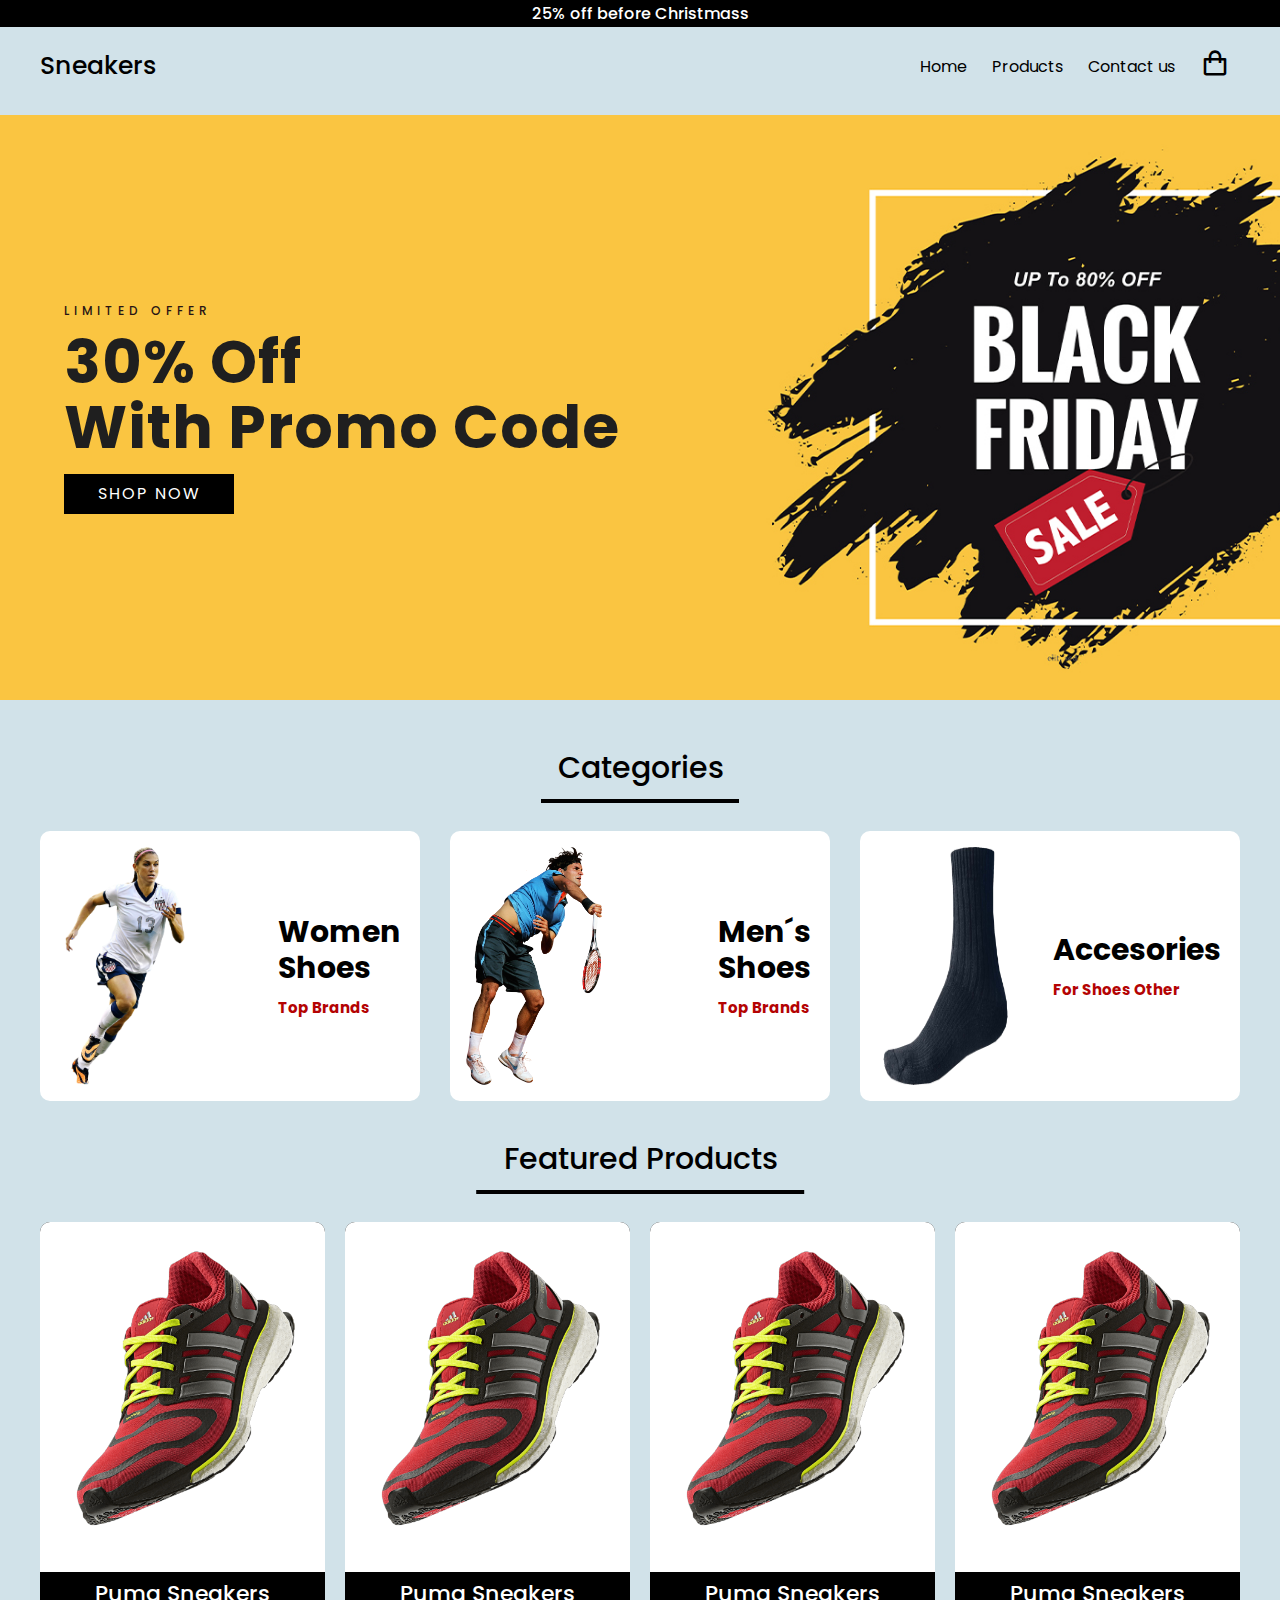
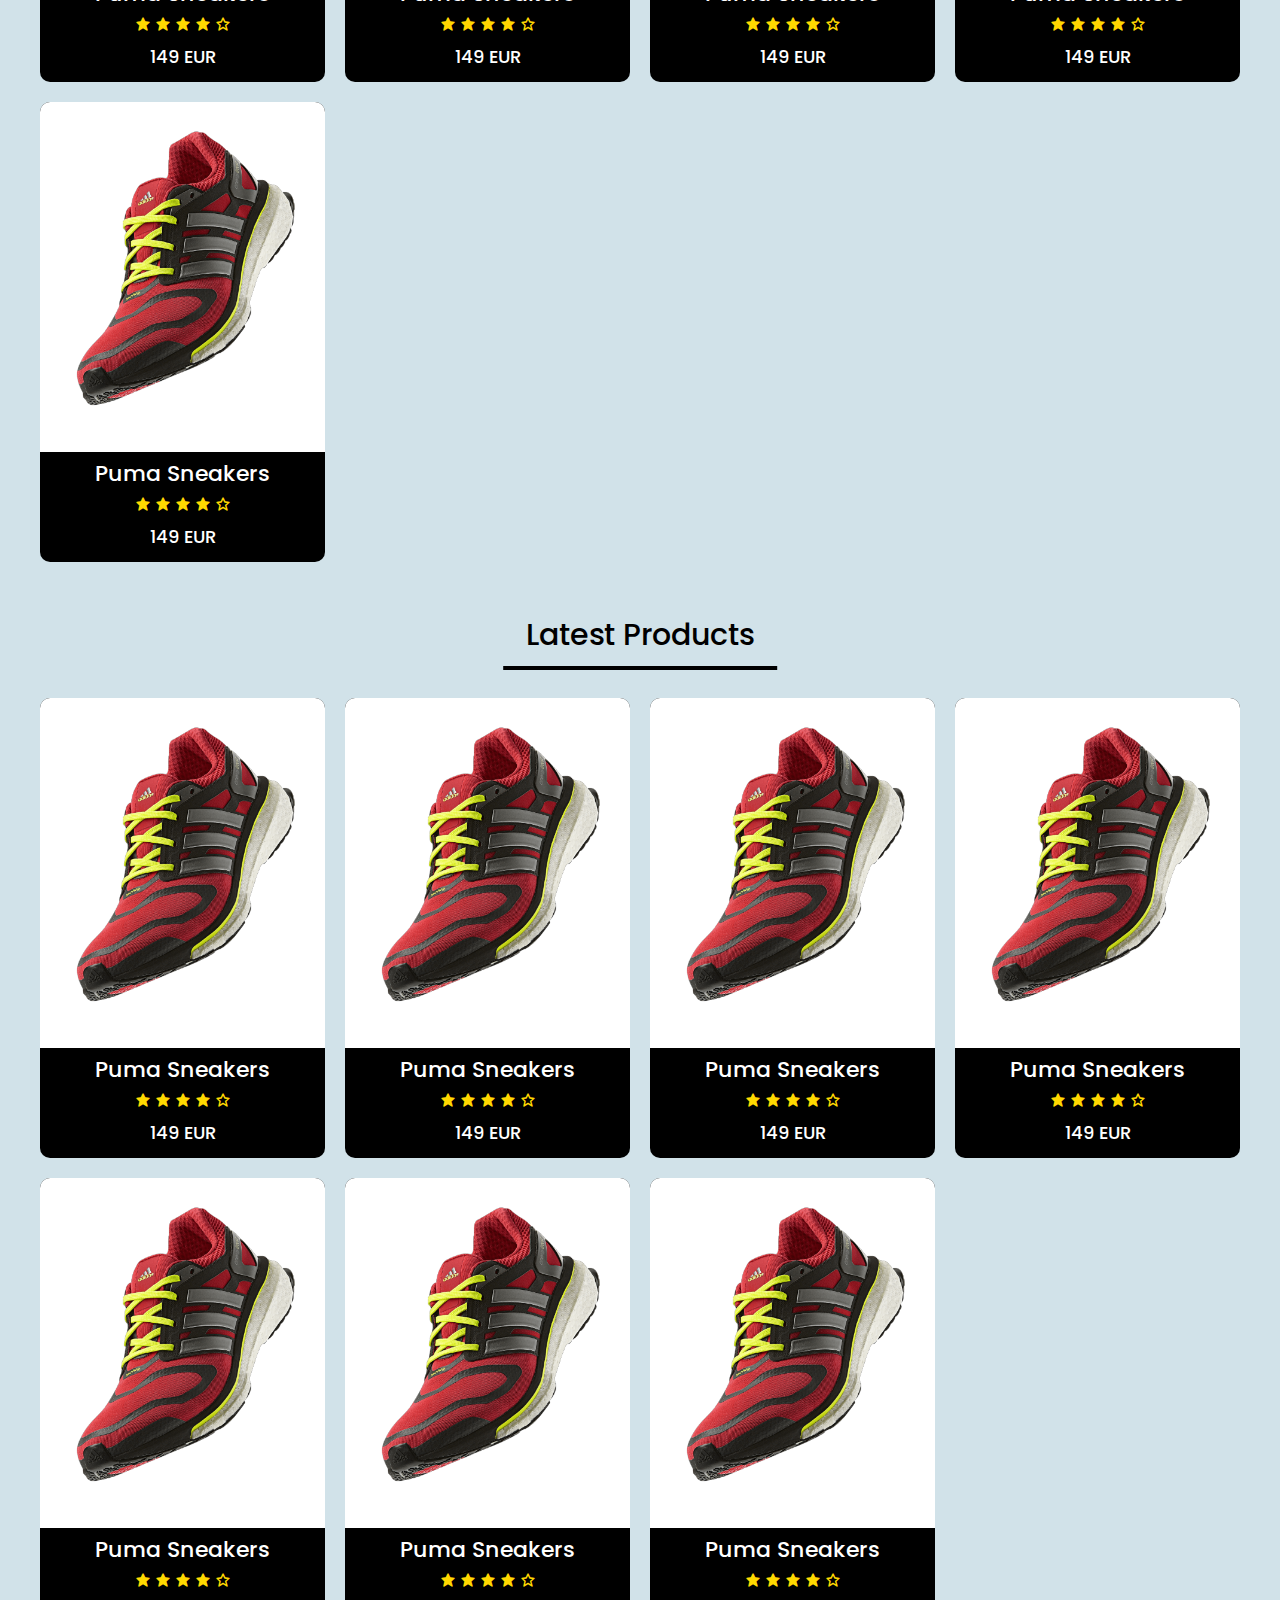
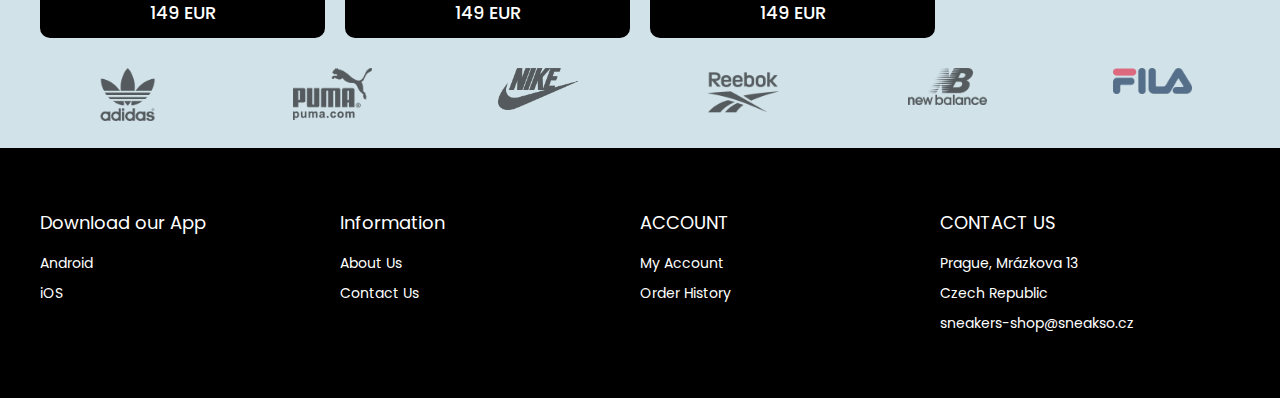
<file: index.html>
<!DOCTYPE html>
<html lang="en">

<head>
  <meta charset="UTF-8" />
  <meta name="viewport" content="width=device-width, initial-scale=1.0" />
  <!-- Icon site -->
  <link rel="shortcut icon" href="./images/icon.ico" type="image/x-icon">
  <!-- Box icons -->
  <link rel="stylesheet" href="https://cdn.jsdelivr.net/npm/boxicons@latest/css/boxicons.min.css" />

  <!-- StyleSheet -->
  <link rel="stylesheet" href="./css/styles.css" />
  <title>Sneakers E-shop</title>
</head>

<body>
  <div class="adverts-sales">
    <span>25% off before Christmass</span>
  </div>
  <!-- Header -->
  <header id="home" class="header">
    <!-- Navigation -->
    <nav class="nav">
      <div class="navigation container">
        <div class="logo">
          <h1>Sneakers</h1>
        </div>

        <div class="menu">
          <div class="top-nav">
            <div class="logo">
              <h1>Sneakers</h1>
            </div>
            <div class="close">
              <i class="bx bx-x"></i>
            </div>
          </div>

          <ul class="nav-list">
            <li class="nav-item">
              <a href="index.html" class="nav-link">Home</a>
            </li>
            <li class="nav-item">
              <a href="product.html" class="nav-link">Products</a>
            </li>
            <li class="nav-item">
              <a href="#contact" class="nav-link">Contact us</a>
            </li>
            <li class="nav-item">
              <a href="cart.html" class="nav-link icon"><i class="bx bx-shopping-bag"></i></a>
            </li>
          </ul>
        </div>

        <a href="cart.html" class="cart-icon">
          <i class="bx bx-shopping-bag"></i>
        </a>

        <div class="hamburger">
          <i class="bx bx-menu"></i>
        </div>
      </div>
    </nav>

  </header>

  <!-- Main -->
  <main>
    <!-- Hero -->
    <section>
      <div class="banner-box">
        <div class="banner-text-container">
          <div class="banner-text">
            <span>Limited Offer</span>
            <strong>30% Off<br /> With Promo Code</strong>
            <a href="cart.html" class="banner-btn">Shop Now</a>
          </div>
        </div>

      </div>
      <!--
      <div class="hero-center container">
        <div>asfas</div>
        <div>asfasf</div>
      </div>
      <center>center :D</center>
    -->
    </section>

    <!-- Adverts -->
    <section class="advert section">
      <div class="title">
        <h1>Categories</h1>
      </div>
      <div class="advert-center container">
        <div class="advert-box child">
          <div class="content">
            <h2>
              Women <br />
              Shoes
            </h2>
            <h4>Top brands</h4>
          </div>

          <img src="./images/cat_woman.png" alt="cat_woman">
        </div>

        <div class="advert-box">

          <div class="content">
            <h2>
              Men´s <br />
              Shoes
            </h2>
            <h4>Top brands</h4>
          </div>

          <img src="./images/cat_mens.png" alt="cat_mens">
        </div>

        <div class="advert-box">

          <div class="content">
            <h2>
              Accesories
            </h2>
            <h4>for shoes other</h4>
          </div>

          <img src="./images/cat_accesories.png" alt="cat_accesories">
        </div>
      </div>
    </section>
    <!-- End Main -->

    <!-- Featured -->
    <section class="section featured">
      <div class="title">
        <h1>Featured Products</h1>
      </div>

      <div class="product-center container">
        <div class="product">
          <div class="product-header">
            <img src="./images/pic1.png" alt="">
            <ul class="icons">
              <span><i class="bx bx-heart"></i></span>
              <a href="cart.html"> <span><i class="bx bx-shopping-bag"></i></span>
              </a>
              <span><i class="bx bx-search"></i></span>
            </ul>
          </div>
          <div class="product-footer">
            <a href="product_details.html">
              <h3>Puma Sneakers</h3>
            </a>
            <div class="rating">
              <i class="bx bxs-star"></i>
              <i class="bx bxs-star"></i>
              <i class="bx bxs-star"></i>
              <i class="bx bxs-star"></i>
              <i class="bx bx-star"></i>
            </div>
            <h4 class="price">149 EUR</h4>
          </div>
        </div>
        <div class="product">
          <div class="product-header">
            <img src="./images/pic1.png" alt="">
            <ul class="icons">
              <span><i class="bx bx-heart"></i></span>
              <a href="cart.html"> <span><i class="bx bx-shopping-bag"></i></span>
              </a>
              <span><i class="bx bx-search"></i></span>
            </ul>
          </div>
          <div class="product-footer">
            <a href="product_details.html">
              <h3>Puma Sneakers</h3>
            </a>
            <div class="rating">
              <i class="bx bxs-star"></i>
              <i class="bx bxs-star"></i>
              <i class="bx bxs-star"></i>
              <i class="bx bxs-star"></i>
              <i class="bx bx-star"></i>
            </div>
            <h4 class="price">149 EUR</h4>
          </div>
        </div>
        <div class="product">
          <div class="product-header">
            <img src="./images/pic1.png" alt="">
            <ul class="icons">
              <span><i class="bx bx-heart"></i></span>
              <a href="cart.html"> <span><i class="bx bx-shopping-bag"></i></span>
              </a>
              <span><i class="bx bx-search"></i></span>
            </ul>
          </div>
          <div class="product-footer">
            <a href="product_details.html">
              <h3>Puma Sneakers</h3>
            </a>
            <div class="rating">
              <i class="bx bxs-star"></i>
              <i class="bx bxs-star"></i>
              <i class="bx bxs-star"></i>
              <i class="bx bxs-star"></i>
              <i class="bx bx-star"></i>
            </div>
            <h4 class="price">149 EUR</h4>
          </div>
        </div>
        <div class="product">
          <div class="product-header">
            <img src="./images/pic1.png" alt="">
            <ul class="icons">
              <span><i class="bx bx-heart"></i></span>
              <a href="cart.html"> <span><i class="bx bx-shopping-bag"></i></span>
              </a>
              <span><i class="bx bx-search"></i></span>
            </ul>
          </div>
          <div class="product-footer">
            <a href="product_details.html">
              <h3>Puma Sneakers</h3>
            </a>
            <div class="rating">
              <i class="bx bxs-star"></i>
              <i class="bx bxs-star"></i>
              <i class="bx bxs-star"></i>
              <i class="bx bxs-star"></i>
              <i class="bx bx-star"></i>
            </div>
            <h4 class="price">149 EUR</h4>
          </div>
        </div>
        <div class="product">
          <div class="product-header">
            <img src="./images/pic1.png" alt="">
            <ul class="icons">
              <span><i class="bx bx-heart"></i></span>
              <a href="cart.html"> <span><i class="bx bx-shopping-bag"></i></span>
              </a>
              <span><i class="bx bx-search"></i></span>
            </ul>
          </div>
          <div class="product-footer">
            <a href="product_details.html">
              <h3>Puma Sneakers</h3>
            </a>
            <div class="rating">
              <i class="bx bxs-star"></i>
              <i class="bx bxs-star"></i>
              <i class="bx bxs-star"></i>
              <i class="bx bxs-star"></i>
              <i class="bx bx-star"></i>
            </div>
            <h4 class="price">149 EUR</h4>
          </div>
        </div>
      </div>
      </div>
    </section>
    <!-- End Featured -->

    <!--Latest Products -->
    <section class="section featured">
      <div class="title">
        <h1>Latest Products</h1>
      </div>
      <div class="product-center container">
        <div class="product">
          <div class="product-header">
              <img src="./images/pic1.png" alt="">
              <ul class="icons">
                  <span><i class="bx bx-heart"></i></span>
                  <a href="cart.html"> <span><i class="bx bx-shopping-bag"></i></span>
                  </a>
                  <span><i class="bx bx-search"></i></span>
              </ul>
          </div>
          <div class="product-footer">
              <a href="product_details.html">
                  <h3>Puma Sneakers</h3>
              </a>
              <div class="rating">
                  <i class="bx bxs-star"></i>
                  <i class="bx bxs-star"></i>
                  <i class="bx bxs-star"></i>
                  <i class="bx bxs-star"></i>
                  <i class="bx bx-star"></i>
              </div>
              <h4 class="price">149 EUR</h4>
          </div>
      </div>
      <div class="product">
        <div class="product-header">
            <img src="./images/pic1.png" alt="">
            <ul class="icons">
                <span><i class="bx bx-heart"></i></span>
                <a href="cart.html"> <span><i class="bx bx-shopping-bag"></i></span>
                </a>
                <span><i class="bx bx-search"></i></span>
            </ul>
        </div>
        <div class="product-footer">
            <a href="product_details.html">
                <h3>Puma Sneakers</h3>
            </a>
            <div class="rating">
                <i class="bx bxs-star"></i>
                <i class="bx bxs-star"></i>
                <i class="bx bxs-star"></i>
                <i class="bx bxs-star"></i>
                <i class="bx bx-star"></i>
            </div>
            <h4 class="price">149 EUR</h4>
        </div>
    </div>
    <div class="product">
      <div class="product-header">
          <img src="./images/pic1.png" alt="">
          <ul class="icons">
              <span><i class="bx bx-heart"></i></span>
              <a href="cart.html"> <span><i class="bx bx-shopping-bag"></i></span>
              </a>
              <span><i class="bx bx-search"></i></span>
          </ul>
      </div>
      <div class="product-footer">
          <a href="product_details.html">
              <h3>Puma Sneakers</h3>
          </a>
          <div class="rating">
              <i class="bx bxs-star"></i>
              <i class="bx bxs-star"></i>
              <i class="bx bxs-star"></i>
              <i class="bx bxs-star"></i>
              <i class="bx bx-star"></i>
          </div>
          <h4 class="price">149 EUR</h4>
      </div>
  </div>
  <div class="product">
    <div class="product-header">
        <img src="./images/pic1.png" alt="">
        <ul class="icons">
            <span><i class="bx bx-heart"></i></span>
            <a href="cart.html"> <span><i class="bx bx-shopping-bag"></i></span>
            </a>
            <span><i class="bx bx-search"></i></span>
        </ul>
    </div>
    <div class="product-footer">
        <a href="product_details.html">
            <h3>Puma Sneakers</h3>
        </a>
        <div class="rating">
            <i class="bx bxs-star"></i>
            <i class="bx bxs-star"></i>
            <i class="bx bxs-star"></i>
            <i class="bx bxs-star"></i>
            <i class="bx bx-star"></i>
        </div>
        <h4 class="price">149 EUR</h4>
    </div>
</div>
<div class="product">
  <div class="product-header">
      <img src="./images/pic1.png" alt="">
      <ul class="icons">
          <span><i class="bx bx-heart"></i></span>
          <a href="cart.html"> <span><i class="bx bx-shopping-bag"></i></span>
          </a>
          <span><i class="bx bx-search"></i></span>
      </ul>
  </div>
  <div class="product-footer">
      <a href="product_details.html">
          <h3>Puma Sneakers</h3>
      </a>
      <div class="rating">
          <i class="bx bxs-star"></i>
          <i class="bx bxs-star"></i>
          <i class="bx bxs-star"></i>
          <i class="bx bxs-star"></i>
          <i class="bx bx-star"></i>
      </div>
      <h4 class="price">149 EUR</h4>
  </div>
</div>
<div class="product">
  <div class="product-header">
      <img src="./images/pic1.png" alt="">
      <ul class="icons">
          <span><i class="bx bx-heart"></i></span>
          <a href="cart.html"> <span><i class="bx bx-shopping-bag"></i></span>
          </a>
          <span><i class="bx bx-search"></i></span>
      </ul>
  </div>
  <div class="product-footer">
      <a href="product_details.html">
          <h3>Puma Sneakers</h3>
      </a>
      <div class="rating">
          <i class="bx bxs-star"></i>
          <i class="bx bxs-star"></i>
          <i class="bx bxs-star"></i>
          <i class="bx bxs-star"></i>
          <i class="bx bx-star"></i>
      </div>
      <h4 class="price">149 EUR</h4>
  </div>
</div>
<div class="product">
  <div class="product-header">
      <img src="./images/pic1.png" alt="">
      <ul class="icons">
          <span><i class="bx bx-heart"></i></span>
          <a href="cart.html"> <span><i class="bx bx-shopping-bag"></i></span>
          </a>
          <span><i class="bx bx-search"></i></span>
      </ul>
  </div>
  <div class="product-footer">
      <a href="product_details.html">
          <h3>Puma Sneakers</h3>
      </a>
      <div class="rating">
          <i class="bx bxs-star"></i>
          <i class="bx bxs-star"></i>
          <i class="bx bxs-star"></i>
          <i class="bx bxs-star"></i>
          <i class="bx bx-star"></i>
      </div>
      <h4 class="price">149 EUR</h4>
  </div>
</div>
      </div>
    </section>
    <!--End Latest Products -->

    <!-- Brands -->
    <section class="section">
      <div class="brands-center container">
        <div class="brand">
          <img src="./images/brand_1.png" alt="" />
        </div>
        <div class="brand">
          <img src="./images/brand_2.png" alt="" />
        </div>
        <div class="brand">
          <img src="./images/brand_3.png" alt="" />
        </div>
        <div class="brand">
          <img src="./images/brand_4.png" alt="" />
        </div>
        <div class="brand">
          <img src="./images/brand_5.png" alt="" />
        </div>
        <div class="brand">
          <img src="./images/brand_6.png" alt="" />
        </div>
      </div>
    </section>
  </main>
  <!-- End Brands -->

  <!-- Footer -->
  <footer id="footer" class="section footer">
    <div class="container">
      <div class="footer-container">
        <div class="footer-center">
          <h3>Download our App</h3>
          <a href="#">Android</a>
          <a href="#">iOS</a>
        </div>
        <div class="footer-center">
          <h3>Information</h3>
          <a href="#">About Us</a>
          <a href="#">Contact Us</a>
        </div>
        <div class="footer-center">
          <h3>ACCOUNT</h3>
          <a href="#">My Account</a>
          <a href="#">Order History</a>
        </div>
        <div class="footer-center">
          <h3>CONTACT US</h3>
          <div>
            Prague, Mrázkova 13 <br>
            Czech Republic
            <br>
            sneakers-shop@sneakso.cz
          </div>
        </div>
      </div>
    </div>
    </div>
  </footer>
  <!-- End Footer -->

  <!-- Script -->
  <script src="js/main.js"></script>

</body>

</html>
</file>
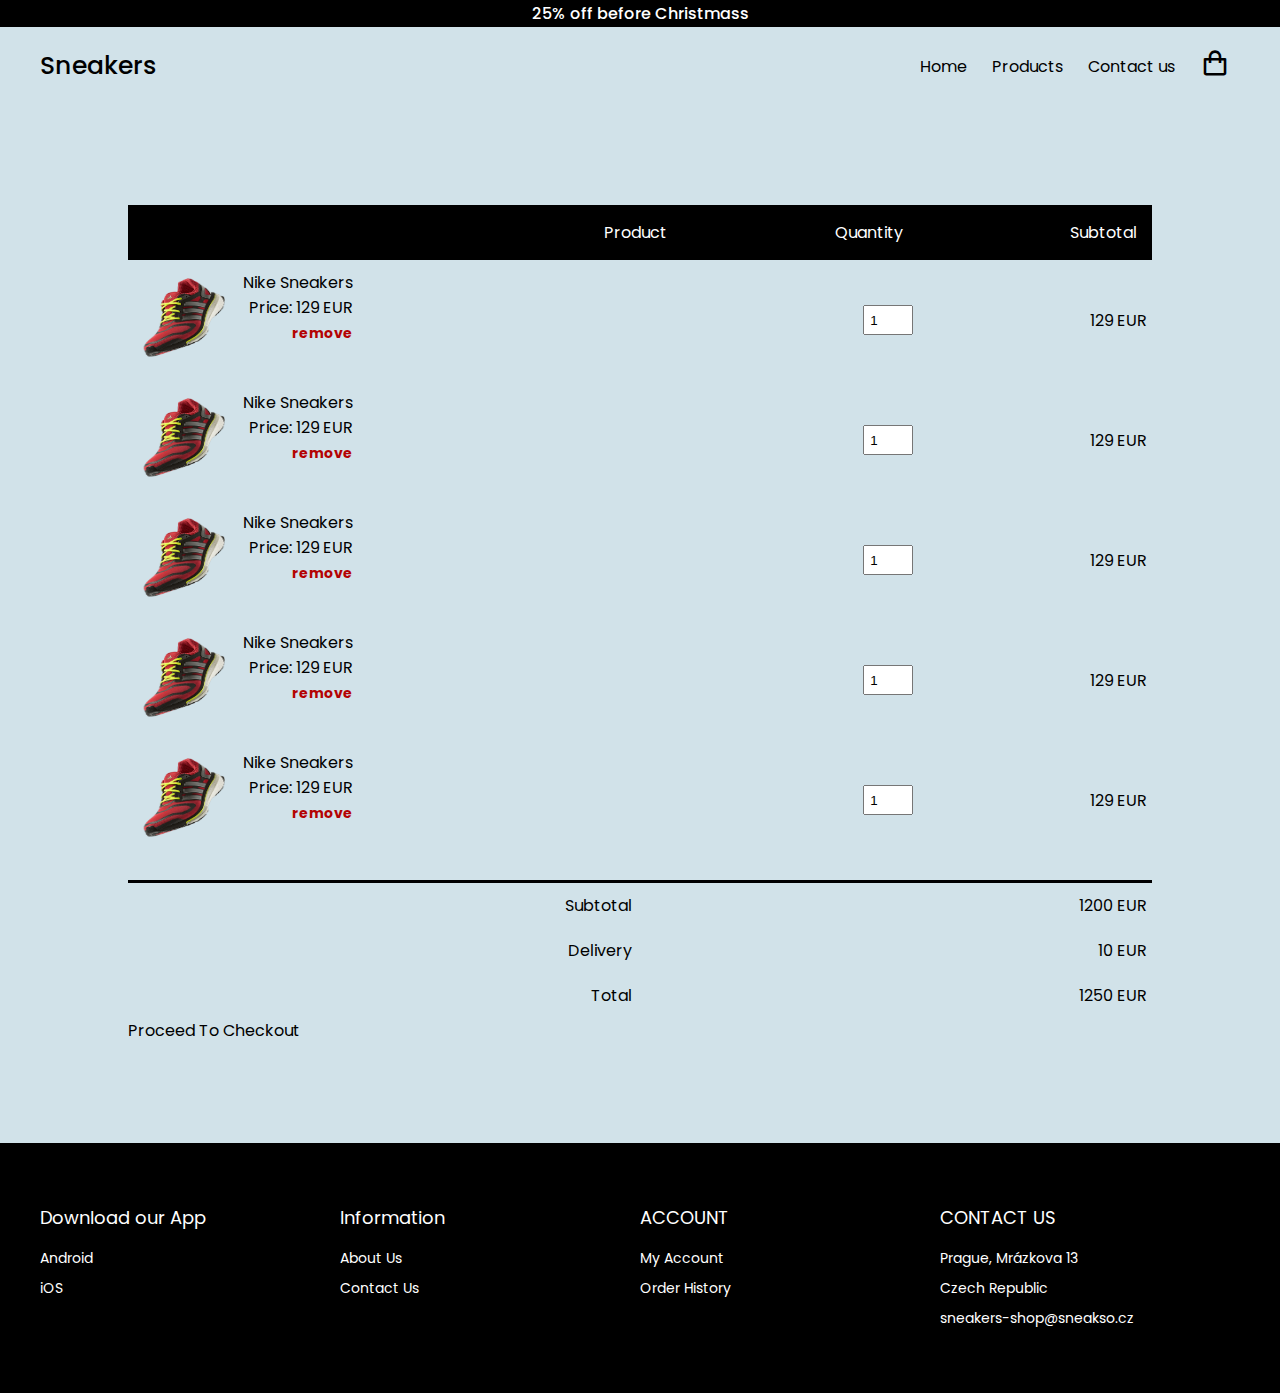
<file: cart.html>
<!DOCTYPE html>
<html lang="en">

<head>
  <meta charset="UTF-8" />
  <meta name="viewport" content="width=device-width, initial-scale=1.0" />
  <!-- Icon sites -->
  <link rel="shortcut icon" href="./images/icon.ico" type="image/x-icon">

  <!-- Box icons -->
  <link rel="stylesheet" href="https://cdn.jsdelivr.net/npm/boxicons@latest/css/boxicons.min.css" />

  <!-- StyleSheet -->
  <link rel="stylesheet" href="./css/styles.css" />
  <title>Your Cart</title>
</head>

<body>
  <div class="adverts-sales">
    <span>25% off before Christmass</span>
</div>
  <!-- Navigation -->
  <nav class="nav">
    <div class="navigation container">
      <div class="logo">
        <h1>Sneakers</h1>
      </div>

      <div class="menu">
        <div class="top-nav">
          <div class="logo">
            <h1>Sneakers</h1>
          </div>
          <div class="close">
            <i class="bx bx-x"></i>
          </div>
        </div>

        <ul class="nav-list">
          <li class="nav-item">
            <a href="index.html" class="nav-link">Home</a>
          </li>
          <li class="nav-item">
            <a href="product.html" class="nav-link">Products</a>
          </li>            
          <li class="nav-item">
            <a href="#contact" class="nav-link">Contact us</a>
          </li>
          <li class="nav-item">
            <a href="cart.html" class="nav-link icon"><i class="bx bx-shopping-bag"></i></a>
          </li>
        </ul>
      </div>

      <a href="cart.html" class="cart-icon">
        <i class="bx bx-shopping-bag"></i>
      </a>

      <div class="hamburger">
        <i class="bx bx-menu"></i>
      </div>
    </div>
  </nav>

  <!-- Cart Items -->
  <div class="container-md cart">
    <table>
      <tr>
        <th>Product</th>
        <th>Quantity</th>
        <th>Subtotal</th>
      </tr>
      <tr>
        <td>
          <div class="cart-info">
            <img src="./images/pic1.png" alt="">
            <div>
              <p>Nike Sneakers</p>
              <span>Price: 129 EUR</span>
              <br />
              <a href="#">remove</a>
            </div>
          </div>
        </td>
        <td><input type="number" value="1" min="1"></td>
        <td>129 EUR</td>
      </tr><tr>
        <td>
          <div class="cart-info">
            <img src="./images/pic1.png" alt="">
            <div>
              <p>Nike Sneakers</p>
              <span>Price: 129 EUR</span>
              <br />
              <a href="#">remove</a>
            </div>
          </div>
        </td>
        <td><input type="number" value="1" min="1"></td>
        <td>129 EUR</td>
      </tr><tr>
        <td>
          <div class="cart-info">
            <img src="./images/pic1.png" alt="">
            <div>
              <p>Nike Sneakers</p>
              <span>Price: 129 EUR</span>
              <br />
              <a href="#">remove</a>
            </div>
          </div>
        </td>
        <td><input type="number" value="1" min="1"></td>
        <td>129 EUR</td>
      </tr><tr>
        <td>
          <div class="cart-info">
            <img src="./images/pic1.png" alt="">
            <div>
              <p>Nike Sneakers</p>
              <span>Price: 129 EUR</span>
              <br />
              <a href="#">remove</a>
            </div>
          </div>
        </td>
        <td><input type="number" value="1" min="1"></td>
        <td>129 EUR</td>
      </tr><tr>
        <td>
          <div class="cart-info">
            <img src="./images/pic1.png" alt="">
            <div>
              <p>Nike Sneakers</p>
              <span>Price: 129 EUR</span>
              <br />
              <a href="#">remove</a>
            </div>
          </div>
        </td>
        <td><input type="number" value="1" min="1"></td>
        <td>129 EUR</td>
      </tr>
    </table>

    <div class="total-price">
      <table>
        <tr>
          <td>Subtotal</td>
          <td>1200 EUR</td>
        </tr>
        <tr>
          <td>Delivery</td>
          <td>10 EUR</td>
        </tr>
        <tr>
          <td>Total</td>
          <td>1250 EUR</td>
        </tr>
      </table>      
    </div>
    <div class="btn"><a href="#">Proceed To Checkout</a></div>
  </div>

 <!-- Footer -->
  <footer id="footer" class="section footer">
    <div class="container">
      <div class="footer-container">
        <div class="footer-center">
          <h3>Download our App</h3>
          <a href="#">Android</a>
          <a href="#">iOS</a>
        </div>
        <div class="footer-center">
          <h3>Information</h3>
          <a href="#">About Us</a>
          <a href="#">Contact Us</a>
        </div>
        <div class="footer-center">
          <h3>ACCOUNT</h3>
          <a href="#">My Account</a>
          <a href="#">Order History</a>
        </div>        
        <div class="footer-center">
          <h3>CONTACT US</h3>
          <div>
            Prague, Mrázkova 13 <br>
            Czech Republic
            <br>
            sneakers-shop@sneakso.cz
          </div>            
        </div>
      </div>
    </div>
    </div>
  </footer>
  <!-- End Footer -->

  <!-- Script -->
  <script src="js/main.js"></script>
</body>

</html>
</file>
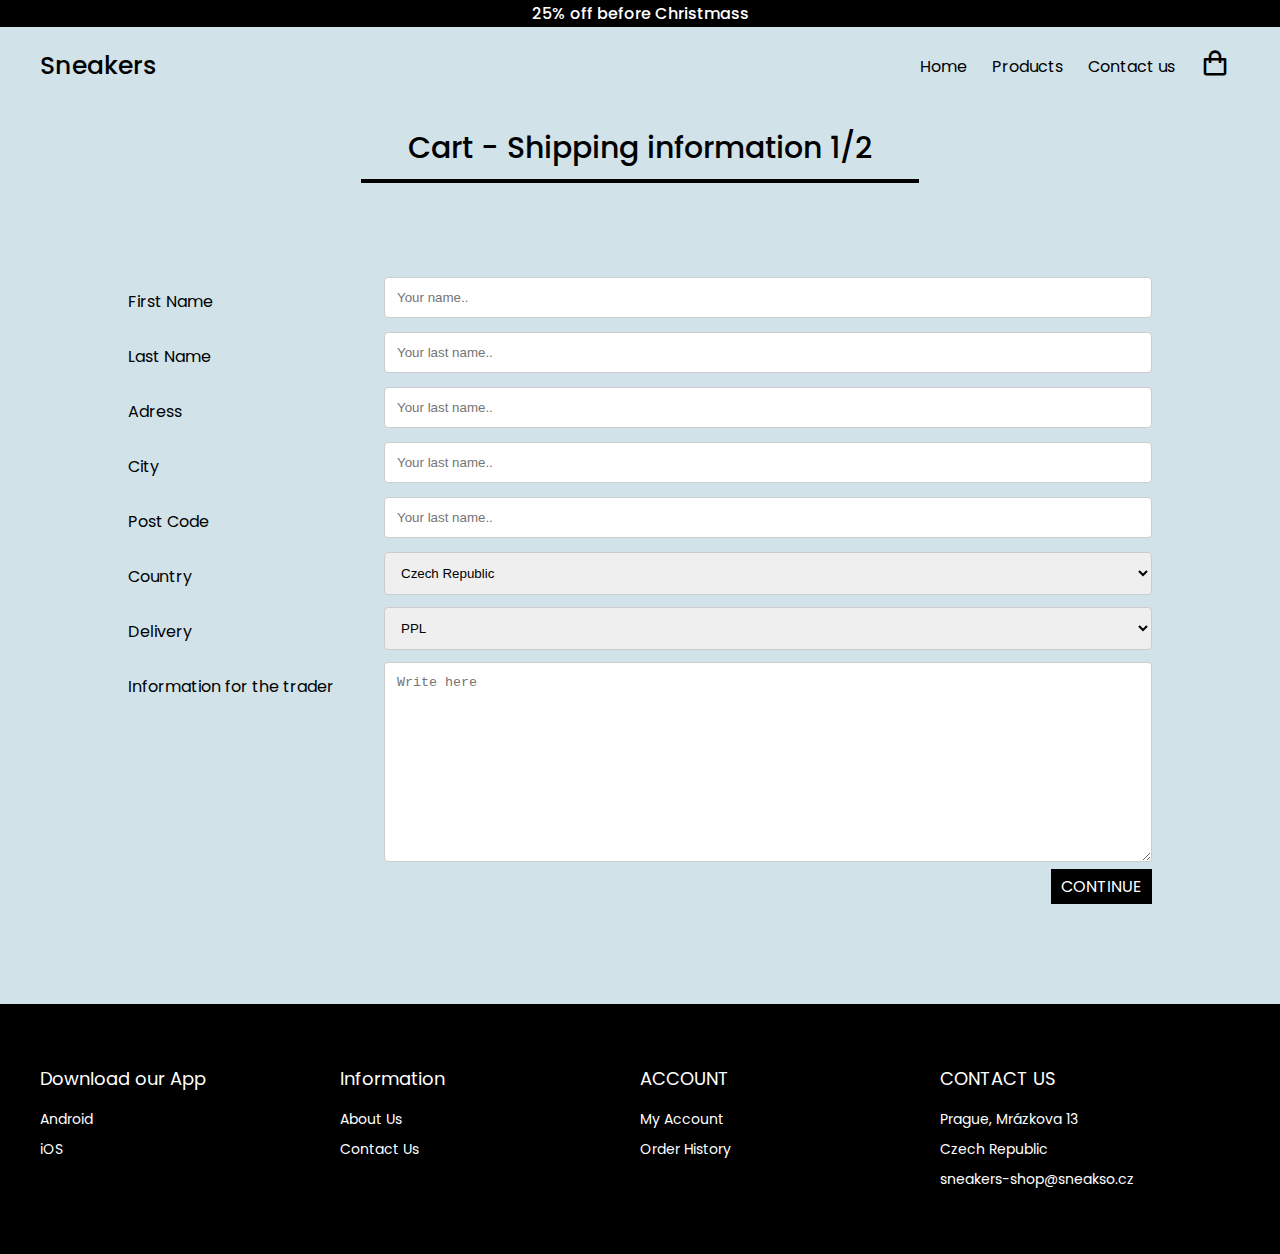
<file: cart2.html>
<!DOCTYPE html>
<html lang="en">

<head>
  <meta charset="UTF-8" />
  <meta name="viewport" content="width=device-width, initial-scale=1.0" />
  <!-- Icon sites -->
  <link rel="shortcut icon" href="./images/icon.ico" type="image/x-icon">

  <!-- Box icons -->
  <link rel="stylesheet" href="https://cdn.jsdelivr.net/npm/boxicons@latest/css/boxicons.min.css" />

  <!-- StyleSheet -->
  <link rel="stylesheet" href="./css/styles.css" />
  <title>Your Cart</title>
</head>

<body>
  <div class="adverts-sales">
    <span>25% off before Christmass</span>
</div>
  <!-- Navigation -->
  <nav class="nav">
    <div class="navigation container">
      <div class="logo">
        <h1>Sneakers</h1>
      </div>

      <div class="menu">
        <div class="top-nav">
          <div class="logo">
            <h1>Sneakers</h1>
          </div>
          <div class="close">
            <i class="bx bx-x"></i>
          </div>
        </div>

        <ul class="nav-list">
          <li class="nav-item">
            <a href="index.html" class="nav-link">Home</a>
          </li>
          <li class="nav-item">
            <a href="product.html" class="nav-link">Products</a>
          </li>            
          <li class="nav-item">
            <a href="contactus.html" class="nav-link">Contact us</a>
          </li>
          <li class="nav-item">
            <a href="cart.html" class="nav-link icon"><i class="bx bx-shopping-bag"></i></a>
          </li>
        </ul>
      </div>

      <a href="cart.html" class="cart-icon">
        <i class="bx bx-shopping-bag"></i>
      </a>

      <div class="hamburger">
        <i class="bx bx-menu"></i>
      </div>
    </div>
  </nav>

  <!-- Cart Items -->
  <div class="title">
    <h1>Cart - Shipping information 1/2</h1>
  </div>
  <div class="container-md cart">
    <form action="/action_page.php">
      <div class="row">
        <div class="col-25">
          <label for="fname">First Name</label>
        </div>
        <div class="col-75">
          <input type="text" id="fname" name="firstname" placeholder="Your name..">
        </div>
      </div>
      <div class="row">
        <div class="col-25">
          <label for="lname">Last Name</label>
        </div>
        <div class="col-75">
          <input type="text" id="lname" name="lastname" placeholder="Your last name..">
        </div>
      </div>
      <div class="row">
        <div class="col-25">
          <label for="lname">Adress</label>
        </div>
        <div class="col-75">
          <input type="text" id="lname" name="lastname" placeholder="Your last name..">
        </div>
      </div>
      <div class="row">
        <div class="col-25">
          <label for="lname">City</label>
        </div>
        <div class="col-75">
          <input type="text" id="lname" name="lastname" placeholder="Your last name..">
        </div>
      </div>
      <div class="row">
        <div class="col-25">
          <label for="lname">Post Code</label>
        </div>
        <div class="col-75">
          <input type="text" id="lname" name="lastname" placeholder="Your last name..">
        </div>
      </div>
      <div class="row">
        <div class="col-25">
          <label for="country">Country</label>
        </div>
        <div class="col-75">
          <select id="country" name="country">
            <option value="australia">Czech Republic</option>
            <option value="canada">Slovakia</option>
            <option value="usa">Polish</option>
          </select>
        </div>
      </div>
      <div class="row">
        <div class="col-25">
          <label for="Delivery">Delivery</label>
        </div>
        <div class="col-75">
          <select id="Delivery" name="Delivery">
            <option value="PPL">PPL</option>
            <option value="DHL">DHL</option>
            <option value="Czec´h_post">Czech Post</option>
          </select>
        </div>
      </div>
      <div class="row">
        <div class="col-25">
          <label for="subject">Information for the trader</label>
        </div>
        <div class="col-75">
          <textarea id="subject" name="subject" placeholder="Write here" style="height:200px"></textarea>
        </div>
      </div>
      <div class="row">
        <a href="cart3.html" class="btn-cart">Continue</a>
      </div>
      </form>
   
    </div>
  <footer id="footer" class="section footer">
    <div class="container">
      <div class="footer-container">
        <div class="footer-center">
          <h3>Download our App</h3>
          <a href="#">Android</a>
          <a href="#">iOS</a>
        </div>
        <div class="footer-center">
          <h3>Information</h3>
          <a href="#">About Us</a>
          <a href="#">Contact Us</a>
        </div>
        <div class="footer-center">
          <h3>ACCOUNT</h3>
          <a href="#">My Account</a>
          <a href="#">Order History</a>
        </div>        
        <div class="footer-center">
          <h3>CONTACT US</h3>
          <div>
            Prague, Mrázkova 13 <br>
            Czech Republic
            <br>
            sneakers-shop@sneakso.cz
          </div>            
        </div>
      </div>
    </div>
    </div>
  </footer>
  <!-- End Footer -->

  <!-- Script -->
  <script src="js/main.js"></script>
</body>

</html>
</file>
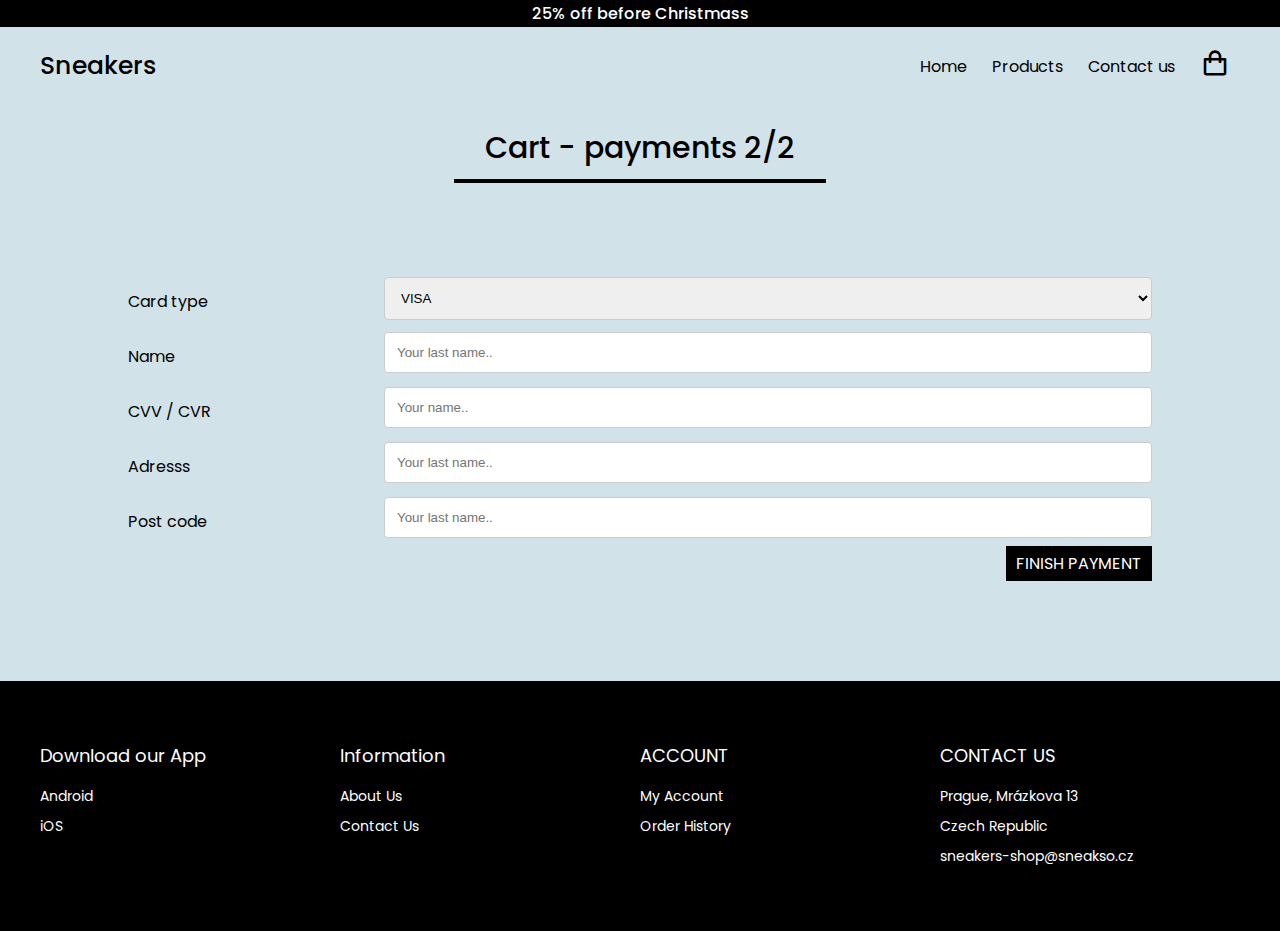
<file: cart3.html>
<!DOCTYPE html>
<html lang="en">

<head>
  <meta charset="UTF-8" />
  <meta name="viewport" content="width=device-width, initial-scale=1.0" />
  <!-- Icon sites -->
  <link rel="shortcut icon" href="./images/icon.ico" type="image/x-icon">

  <!-- Box icons -->
  <link rel="stylesheet" href="https://cdn.jsdelivr.net/npm/boxicons@latest/css/boxicons.min.css" />

  <!-- StyleSheet -->
  <link rel="stylesheet" href="./css/styles.css" />
  <title>Your Cart</title>
</head>

<body>
  <div class="adverts-sales">
    <span>25% off before Christmass</span>
</div>
  <!-- Navigation -->
  <nav class="nav">
    <div class="navigation container">
      <div class="logo">
        <h1>Sneakers</h1>
      </div>

      <div class="menu">
        <div class="top-nav">
          <div class="logo">
            <h1>Sneakers</h1>
          </div>
          <div class="close">
            <i class="bx bx-x"></i>
          </div>
        </div>

        <ul class="nav-list">
          <li class="nav-item">
            <a href="index.html" class="nav-link">Home</a>
          </li>
          <li class="nav-item">
            <a href="product.html" class="nav-link">Products</a>
          </li>            
          <li class="nav-item">
            <a href="#contact" class="nav-link">Contact us</a>
          </li>
          <li class="nav-item">
            <a href="cart.html" class="nav-link icon"><i class="bx bx-shopping-bag"></i></a>
          </li>
        </ul>
      </div>

      <a href="cart.html" class="cart-icon">
        <i class="bx bx-shopping-bag"></i>
      </a>

      <div class="hamburger">
        <i class="bx bx-menu"></i>
      </div>
    </div>
  </nav>

  <!-- Cart Items -->
  <div class="title">
    <h1>Cart - payments 2/2</h1>
  </div>
  <div class="container-md cart">
    <form action="/action_page.php">
      <div class="row">
        <div class="col-25">
          <label for="country">Card type</label>
        </div>
        <div class="col-75">
          <select id="country" name="country">
            <option value="australia">VISA</option>
            <option value="canada">Master card</option>
            <option value="usa">American express</option>
          </select>
        </div>
      </div>
      <div class="row">
        <div class="col-25">
          <label for="lname">Name</label>
        </div>
        <div class="col-75">
          <input type="text" id="lname" name="lastname" placeholder="Your last name..">
        </div>
      </div>
      <div class="row">
        <div class="col-25">
          <label for="fname">CVV / CVR</label>
        </div>
        <div class="col-75">
          <input type="text" id="fname" name="firstname" placeholder="Your name..">
        </div>
      </div>
      
      <div class="row">
        <div class="col-25">
          <label for="lname">Adresss</label>
        </div>
        <div class="col-75">
          <input type="text" id="lname" name="lastname" placeholder="Your last name..">
        </div>
      </div>
      <div class="row">
        <div class="col-25">
          <label for="lname">Post code</label>
        </div>
        <div class="col-75">
          <input type="text" id="lname" name="lastname" placeholder="Your last name..">
        </div>
      </div>
      <div class="row">
        <a href="cart3.html" class="btn-cart">Finish payment</a>
      </div>
      </form>
   
    </div>
<!--
    <input type="submit" value="Submit" class="btn-cart">-->
 <!-- Footer -->
  <footer id="footer" class="section footer">
    <div class="container">
      <div class="footer-container">
        <div class="footer-center">
          <h3>Download our App</h3>
          <a href="#">Android</a>
          <a href="#">iOS</a>
        </div>
        <div class="footer-center">
          <h3>Information</h3>
          <a href="#">About Us</a>
          <a href="#">Contact Us</a>
        </div>
        <div class="footer-center">
          <h3>ACCOUNT</h3>
          <a href="#">My Account</a>
          <a href="#">Order History</a>
        </div>        
        <div class="footer-center">
          <h3>CONTACT US</h3>
          <div>
            Prague, Mrázkova 13 <br>
            Czech Republic
            <br>
            sneakers-shop@sneakso.cz
          </div>            
        </div>
      </div>
    </div>
    </div>
  </footer>
  <!-- End Footer -->

  <!-- Script -->
  <script src="js/main.js"></script>
</body>

</html>
</file>
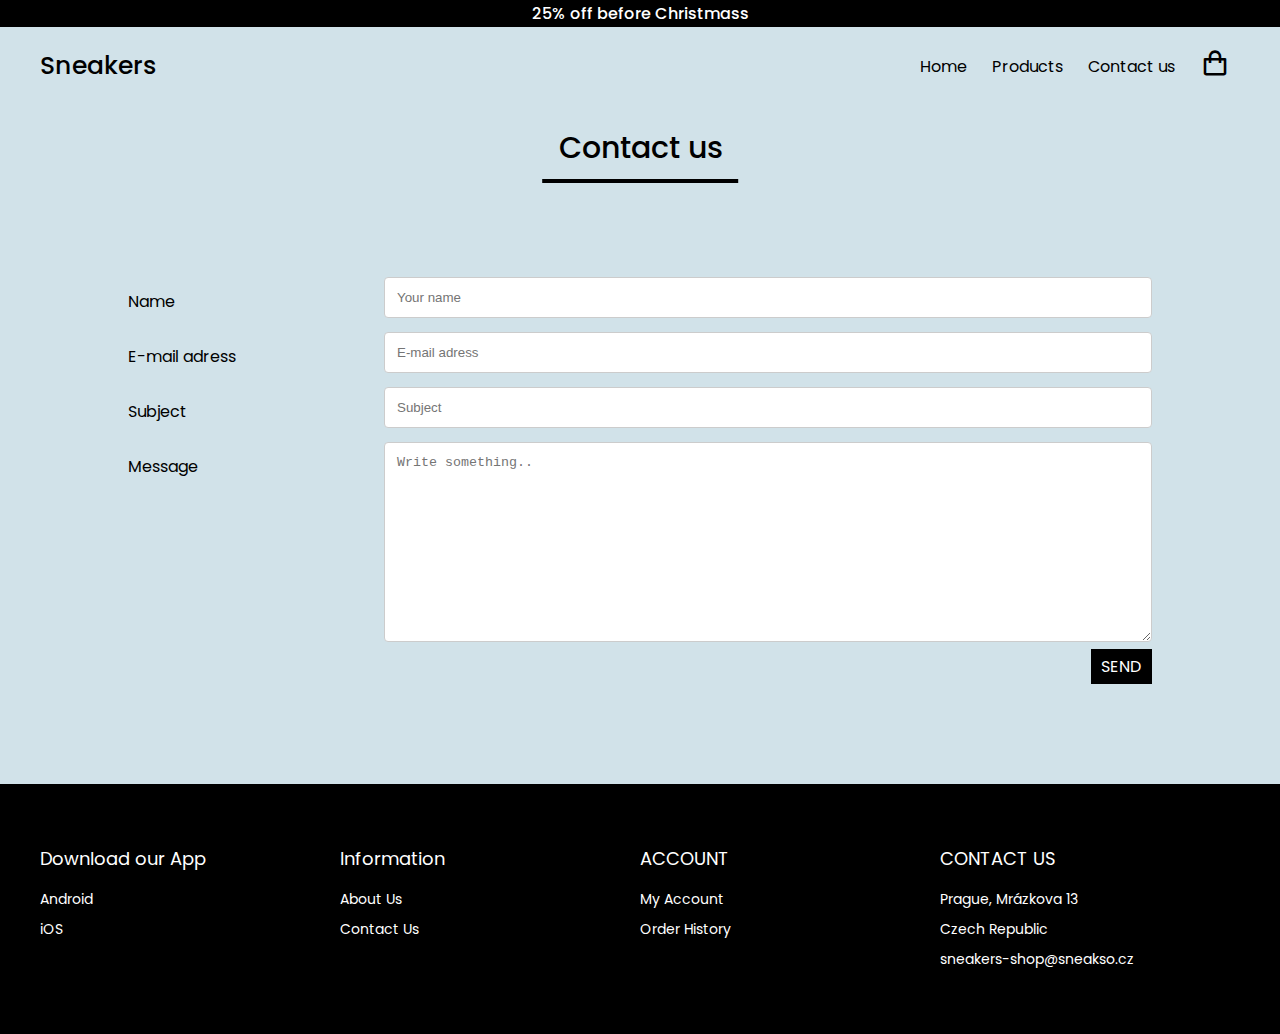
<file: contactus.html>
<!DOCTYPE html>
<html lang="en">

<head>
  <meta charset="UTF-8" />
  <meta name="viewport" content="width=device-width, initial-scale=1.0" />
  <!-- Icon sites -->
  <link rel="shortcut icon" href="./images/icon.ico" type="image/x-icon">

  <!-- Box icons -->
  <link rel="stylesheet" href="https://cdn.jsdelivr.net/npm/boxicons@latest/css/boxicons.min.css" />

  <!-- StyleSheet -->
  <link rel="stylesheet" href="./css/styles.css" />
  <title>Your Cart</title>
</head>

<body>
  <div class="adverts-sales">
    <span>25% off before Christmass</span>
</div>
  <!-- Navigation -->
  <nav class="nav">
    <div class="navigation container">
      <div class="logo">
        <h1>Sneakers</h1>
      </div>

      <div class="menu">
        <div class="top-nav">
          <div class="logo">
            <h1>Sneakers</h1>
          </div>
          <div class="close">
            <i class="bx bx-x"></i>
          </div>
        </div>

        <ul class="nav-list">
          <li class="nav-item">
            <a href="index.html" class="nav-link">Home</a>
          </li>
          <li class="nav-item">
            <a href="product.html" class="nav-link">Products</a>
          </li>            
          <li class="nav-item">
            <a href="contactus.html" class="nav-link">Contact us</a>
          </li>
          <li class="nav-item">
            <a href="cart.html" class="nav-link icon"><i class="bx bx-shopping-bag"></i></a>
          </li>
        </ul>
      </div>

      <a href="cart.html" class="cart-icon">
        <i class="bx bx-shopping-bag"></i>
      </a>

      <div class="hamburger">
        <i class="bx bx-menu"></i>
      </div>
    </div>
  </nav>

  <!-- Cart Items -->
  <div class="title">
    <h1>Contact us</h1>
  </div>
  <div class="container-md cart">
    <form action="/action_page.php">
      <div class="row">
        <div class="col-25">
          <label for="fname">Name</label>
        </div>
        <div class="col-75">
          <input type="text" id="fname" name="Name" placeholder="Your name">
        </div>
      </div>
      <div class="row">
        <div class="col-25">
          <label for="lname">E-mail adress</label>
        </div>
        <div class="col-75">
          <input type="text" id="lemail" name="email" placeholder="E-mail adress">
        </div>
      </div>
      <div class="row">
        <div class="col-25">
          <label for="lname">Subject</label>
        </div>
        <div class="col-75">
          <input type="text" id="lsubject" name="lsubject" placeholder="Subject">
        </div>
      </div>
      <div class="row">
        <div class="col-25">
          <label for="subject">Message</label>
        </div>
        <div class="col-75">
          <textarea id="subject" name="subject" placeholder="Write something.." style="height:200px"></textarea>
        </div>
      </div>
      <div class="row">
        <a href="cart3.html" class="btn-cart">Send</a>
      </div>
      </form>
   
    </div>
<!--
    <input type="submit" value="Submit" class="btn-cart">-->
 <!-- Footer -->
  <footer id="footer" class="section footer">
    <div class="container">
      <div class="footer-container">
        <div class="footer-center">
          <h3>Download our App</h3>
          <a href="#">Android</a>
          <a href="#">iOS</a>
        </div>
        <div class="footer-center">
          <h3>Information</h3>
          <a href="#">About Us</a>
          <a href="#">Contact Us</a>
        </div>
        <div class="footer-center">
          <h3>ACCOUNT</h3>
          <a href="#">My Account</a>
          <a href="#">Order History</a>
        </div>        
        <div class="footer-center">
          <h3>CONTACT US</h3>
          <div>
            Prague, Mrázkova 13 <br>
            Czech Republic
            <br>
            sneakers-shop@sneakso.cz
          </div>            
        </div>
      </div>
    </div>
    </div>
  </footer>
  <!-- End Footer -->

  <!-- Script -->
  <script src="js/main.js"></script>
</body>

</html>
</file>
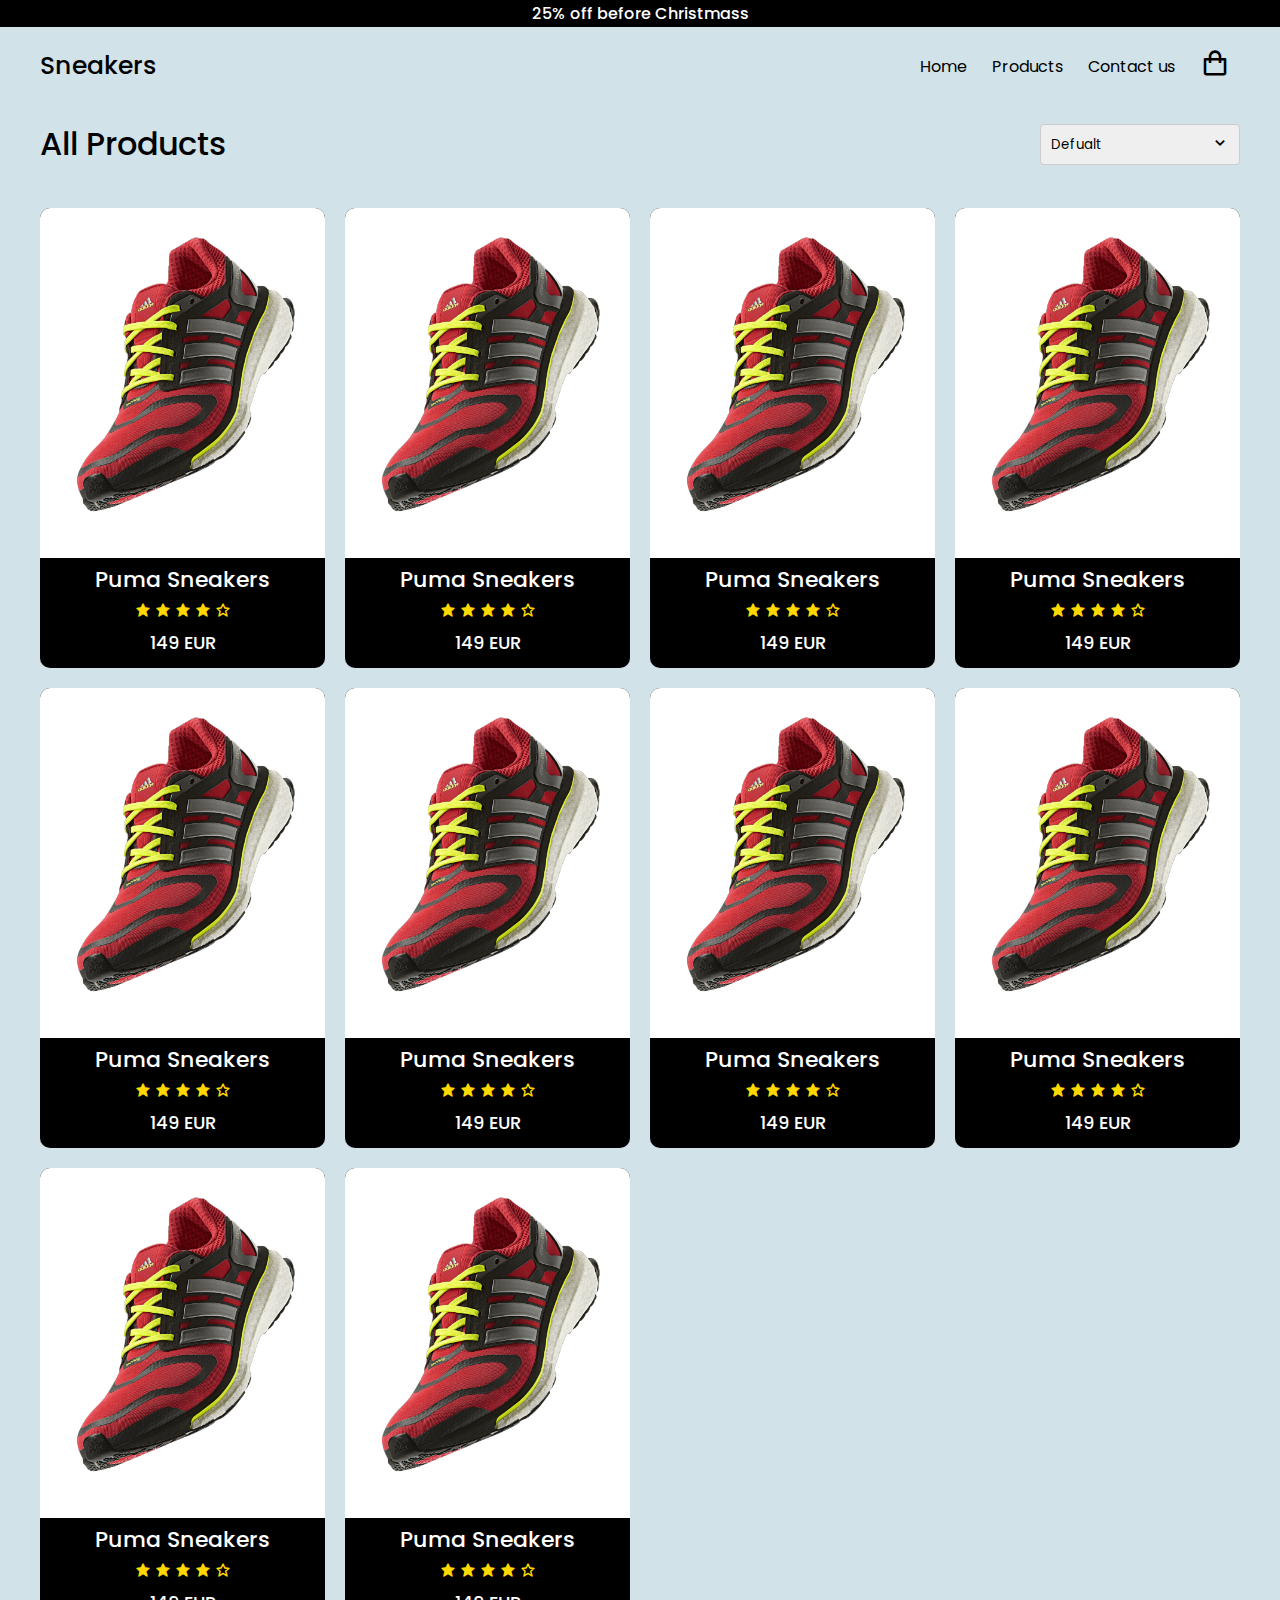
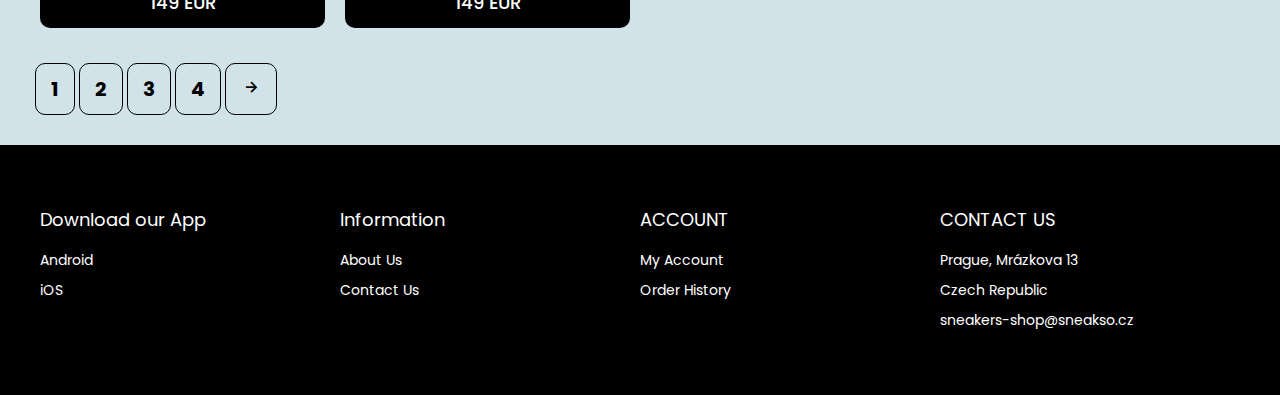
<file: product.html>
<!DOCTYPE html>
<html lang="en">

<head>
    <meta charset="UTF-8" />
    <meta name="viewport" content="width=device-width, initial-scale=1.0" />
    <!-- Icon -->
    <link rel="shortcut icon" href="./images/icon.ico" type="image/x-icon">

    <!-- Box icons -->
    <link rel="stylesheet" href="https://cdn.jsdelivr.net/npm/boxicons@latest/css/boxicons.min.css" />

    <!-- StyleSheet -->
    <link rel="stylesheet" href="./css/styles.css" />
    <title>Sneakers-products</title>
</head>

<body>
    <div class="adverts-sales">
        <span>25% off before Christmass</span>
    </div>
    <!-- Navigation -->
    <nav class="nav">
        <div class="navigation container">
            <div class="logo">
                <h1>Sneakers</h1>
            </div>

            <div class="menu">
                <div class="top-nav">
                    <div class="logo">
                        <h1>Sneakers</h1>
                    </div>
                    <div class="close">
                        <i class="bx bx-x"></i>
                    </div>
                </div>

                <ul class="nav-list">
                    <li class="nav-item">
                      <a href="index.html" class="nav-link">Home</a>
                    </li>
                    <li class="nav-item">
                      <a href="product.html" class="nav-link">Products</a>
                    </li>            
                    <li class="nav-item">
                      <a href="#contact" class="nav-link">Contact us</a>
                    </li>
                    <li class="nav-item">
                      <a href="cart.html" class="nav-link icon"><i class="bx bx-shopping-bag"></i></a>
                    </li>
                  </ul>
            </div>

            <a href="cart.html" class="cart-icon">
                <i class="bx bx-shopping-bag"></i>
            </a>

            <div class="hamburger">
                <i class="bx bx-menu"></i>
            </div>
        </div>
    </nav>

    <!-- All Products -->
    <section class="section all-products" id="products">
        <div class="top container">
            <h1>All Products</h1>
            <form>
                <select>
                    <option value="1">Defualt</option>
                    <option value="2">Sort by price ascending</option>
                    <option value="3">Sort by price descending</option>
                    <option value="4">Sort by Rating</option>
                </select>
                <span><i class='bx bx-chevron-down'></i></span>
            </form>
        </div>

        <div class="product-center container">
            <div class="product">
                <div class="product-header">
                    <img src="./images/pic1.png" alt="">
                    <ul class="icons">
                        <span><i class="bx bx-heart"></i></span>
                        <a href="cart.html"> <span><i class="bx bx-shopping-bag"></i></span>
                        </a>
                        <span><i class="bx bx-search"></i></span>
                    </ul>
                </div>
                <div class="product-footer">
                    <a href="product_details.html">
                        <h3>Puma Sneakers</h3>
                    </a>
                    <div class="rating">
                        <i class="bx bxs-star"></i>
                        <i class="bx bxs-star"></i>
                        <i class="bx bxs-star"></i>
                        <i class="bx bxs-star"></i>
                        <i class="bx bx-star"></i>
                    </div>
                    <h4 class="price">149 EUR</h4>
                </div>
            </div>
            <div class="product">
                <div class="product-header">
                    <img src="./images/pic1.png" alt="">
                    <ul class="icons">
                        <span><i class="bx bx-heart"></i></span>
                        <a href="cart.html"> <span><i class="bx bx-shopping-bag"></i></span>
                        </a>
                        <span><i class="bx bx-search"></i></span>
                    </ul>
                </div>
                <div class="product-footer">
                    <a href="product_details.html">
                        <h3>Puma Sneakers</h3>
                    </a>
                    <div class="rating">
                        <i class="bx bxs-star"></i>
                        <i class="bx bxs-star"></i>
                        <i class="bx bxs-star"></i>
                        <i class="bx bxs-star"></i>
                        <i class="bx bx-star"></i>
                    </div>
                    <h4 class="price">149 EUR</h4>
                </div>
            </div>
            <div class="product">
                <div class="product-header">
                    <img src="./images/pic1.png" alt="">
                    <ul class="icons">
                        <span><i class="bx bx-heart"></i></span>
                        <a href="cart.html"> <span><i class="bx bx-shopping-bag"></i></span>
                        </a>
                        <span><i class="bx bx-search"></i></span>
                    </ul>
                </div>
                <div class="product-footer">
                    <a href="product_details.html">
                        <h3>Puma Sneakers</h3>
                    </a>
                    <div class="rating">
                        <i class="bx bxs-star"></i>
                        <i class="bx bxs-star"></i>
                        <i class="bx bxs-star"></i>
                        <i class="bx bxs-star"></i>
                        <i class="bx bx-star"></i>
                    </div>
                    <h4 class="price">149 EUR</h4>
                </div>
            </div>
            <div class="product">
                <div class="product-header">
                    <img src="./images/pic1.png" alt="">
                    <ul class="icons">
                        <span><i class="bx bx-heart"></i></span>
                        <a href="cart.html"> <span><i class="bx bx-shopping-bag"></i></span>
                        </a>
                        <span><i class="bx bx-search"></i></span>
                    </ul>
                </div>
                <div class="product-footer">
                    <a href="product_details.html">
                        <h3>Puma Sneakers</h3>
                    </a>
                    <div class="rating">
                        <i class="bx bxs-star"></i>
                        <i class="bx bxs-star"></i>
                        <i class="bx bxs-star"></i>
                        <i class="bx bxs-star"></i>
                        <i class="bx bx-star"></i>
                    </div>
                    <h4 class="price">149 EUR</h4>
                </div>
            </div>
            <div class="product">
                <div class="product-header">
                    <img src="./images/pic1.png" alt="">
                    <ul class="icons">
                        <span><i class="bx bx-heart"></i></span>
                        <a href="cart.html"> <span><i class="bx bx-shopping-bag"></i></span>
                        </a>
                        <span><i class="bx bx-search"></i></span>
                    </ul>
                </div>
                <div class="product-footer">
                    <a href="product_details.html">
                        <h3>Puma Sneakers</h3>
                    </a>
                    <div class="rating">
                        <i class="bx bxs-star"></i>
                        <i class="bx bxs-star"></i>
                        <i class="bx bxs-star"></i>
                        <i class="bx bxs-star"></i>
                        <i class="bx bx-star"></i>
                    </div>
                    <h4 class="price">149 EUR</h4>
                </div>
            </div>
            <div class="product">
                <div class="product-header">
                    <img src="./images/pic1.png" alt="">
                    <ul class="icons">
                        <span><i class="bx bx-heart"></i></span>
                        <a href="cart.html"> <span><i class="bx bx-shopping-bag"></i></span>
                        </a>
                        <span><i class="bx bx-search"></i></span>
                    </ul>
                </div>
                <div class="product-footer">
                    <a href="product_details.html">
                        <h3>Puma Sneakers</h3>
                    </a>
                    <div class="rating">
                        <i class="bx bxs-star"></i>
                        <i class="bx bxs-star"></i>
                        <i class="bx bxs-star"></i>
                        <i class="bx bxs-star"></i>
                        <i class="bx bx-star"></i>
                    </div>
                    <h4 class="price">149 EUR</h4>
                </div>
            </div>
            <div class="product">
                <div class="product-header">
                    <img src="./images/pic1.png" alt="">
                    <ul class="icons">
                        <span><i class="bx bx-heart"></i></span>
                        <a href="cart.html"> <span><i class="bx bx-shopping-bag"></i></span>
                        </a>
                        <span><i class="bx bx-search"></i></span>
                    </ul>
                </div>
                <div class="product-footer">
                    <a href="product_details.html">
                        <h3>Puma Sneakers</h3>
                    </a>
                    <div class="rating">
                        <i class="bx bxs-star"></i>
                        <i class="bx bxs-star"></i>
                        <i class="bx bxs-star"></i>
                        <i class="bx bxs-star"></i>
                        <i class="bx bx-star"></i>
                    </div>
                    <h4 class="price">149 EUR</h4>
                </div>
            </div>
            <div class="product">
                <div class="product-header">
                    <img src="./images/pic1.png" alt="">
                    <ul class="icons">
                        <span><i class="bx bx-heart"></i></span>
                        <a href="cart.html"> <span><i class="bx bx-shopping-bag"></i></span>
                        </a>
                        <span><i class="bx bx-search"></i></span>
                    </ul>
                </div>
                <div class="product-footer">
                    <a href="product_details.html">
                        <h3>Puma Sneakers</h3>
                    </a>
                    <div class="rating">
                        <i class="bx bxs-star"></i>
                        <i class="bx bxs-star"></i>
                        <i class="bx bxs-star"></i>
                        <i class="bx bxs-star"></i>
                        <i class="bx bx-star"></i>
                    </div>
                    <h4 class="price">149 EUR</h4>
                </div>
            </div>
            <div class="product">
                <div class="product-header">
                    <img src="./images/pic1.png" alt="">
                    <ul class="icons">
                        <span><i class="bx bx-heart"></i></span>
                        <a href="cart.html"> <span><i class="bx bx-shopping-bag"></i></span>
                        </a>
                        <span><i class="bx bx-search"></i></span>
                    </ul>
                </div>
                <div class="product-footer">
                    <a href="product_details.html">
                        <h3>Puma Sneakers</h3>
                    </a>
                    <div class="rating">
                        <i class="bx bxs-star"></i>
                        <i class="bx bxs-star"></i>
                        <i class="bx bxs-star"></i>
                        <i class="bx bxs-star"></i>
                        <i class="bx bx-star"></i>
                    </div>
                    <h4 class="price">149 EUR</h4>
                </div>
            </div>
            <div class="product">
                <div class="product-header">
                    <img src="./images/pic1.png" alt="">
                    <ul class="icons">
                        <span><i class="bx bx-heart"></i></span>
                        <a href="cart.html"> <span><i class="bx bx-shopping-bag"></i></span>
                        </a>
                        <span><i class="bx bx-search"></i></span>
                    </ul>
                </div>
                <div class="product-footer">
                    <a href="product_details.html">
                        <h3>Puma Sneakers</h3>
                    </a>
                    <div class="rating">
                        <i class="bx bxs-star"></i>
                        <i class="bx bxs-star"></i>
                        <i class="bx bxs-star"></i>
                        <i class="bx bxs-star"></i>
                        <i class="bx bx-star"></i>
                    </div>
                    <h4 class="price">149 EUR</h4>
                </div>
            </div>
        </div>
    </section>

    <section class="pagination">
        <div class="pagination-container">
            <span>1</span>
            <span>2</span>
            <span>3</span>
            <span>4</span>
            <span><i class='bx bx-right-arrow-alt'></i></span>
        </div>
    </section>
<!-- Footer -->
<footer id="footer" class="section footer">
    <div class="container">
      <div class="footer-container">
        <div class="footer-center">
          <h3>Download our App</h3>
          <a href="#">Android</a>
          <a href="#">iOS</a>
        </div>
        <div class="footer-center">
          <h3>Information</h3>
          <a href="#">About Us</a>
          <a href="#">Contact Us</a>
        </div>
        <div class="footer-center">
          <h3>ACCOUNT</h3>
          <a href="#">My Account</a>
          <a href="#">Order History</a>
        </div>        
        <div class="footer-center">
          <h3>CONTACT US</h3>
          <div>
            Prague, Mrázkova 13 <br>
            Czech Republic
            <br>
            sneakers-shop@sneakso.cz
          </div>            
        </div>
      </div>
    </div>
    </div>
  </footer>
  <!-- End Footer -->

  <!-- Script -->
  <script src="js/main.js"></script>
</body>

</html>
</file>
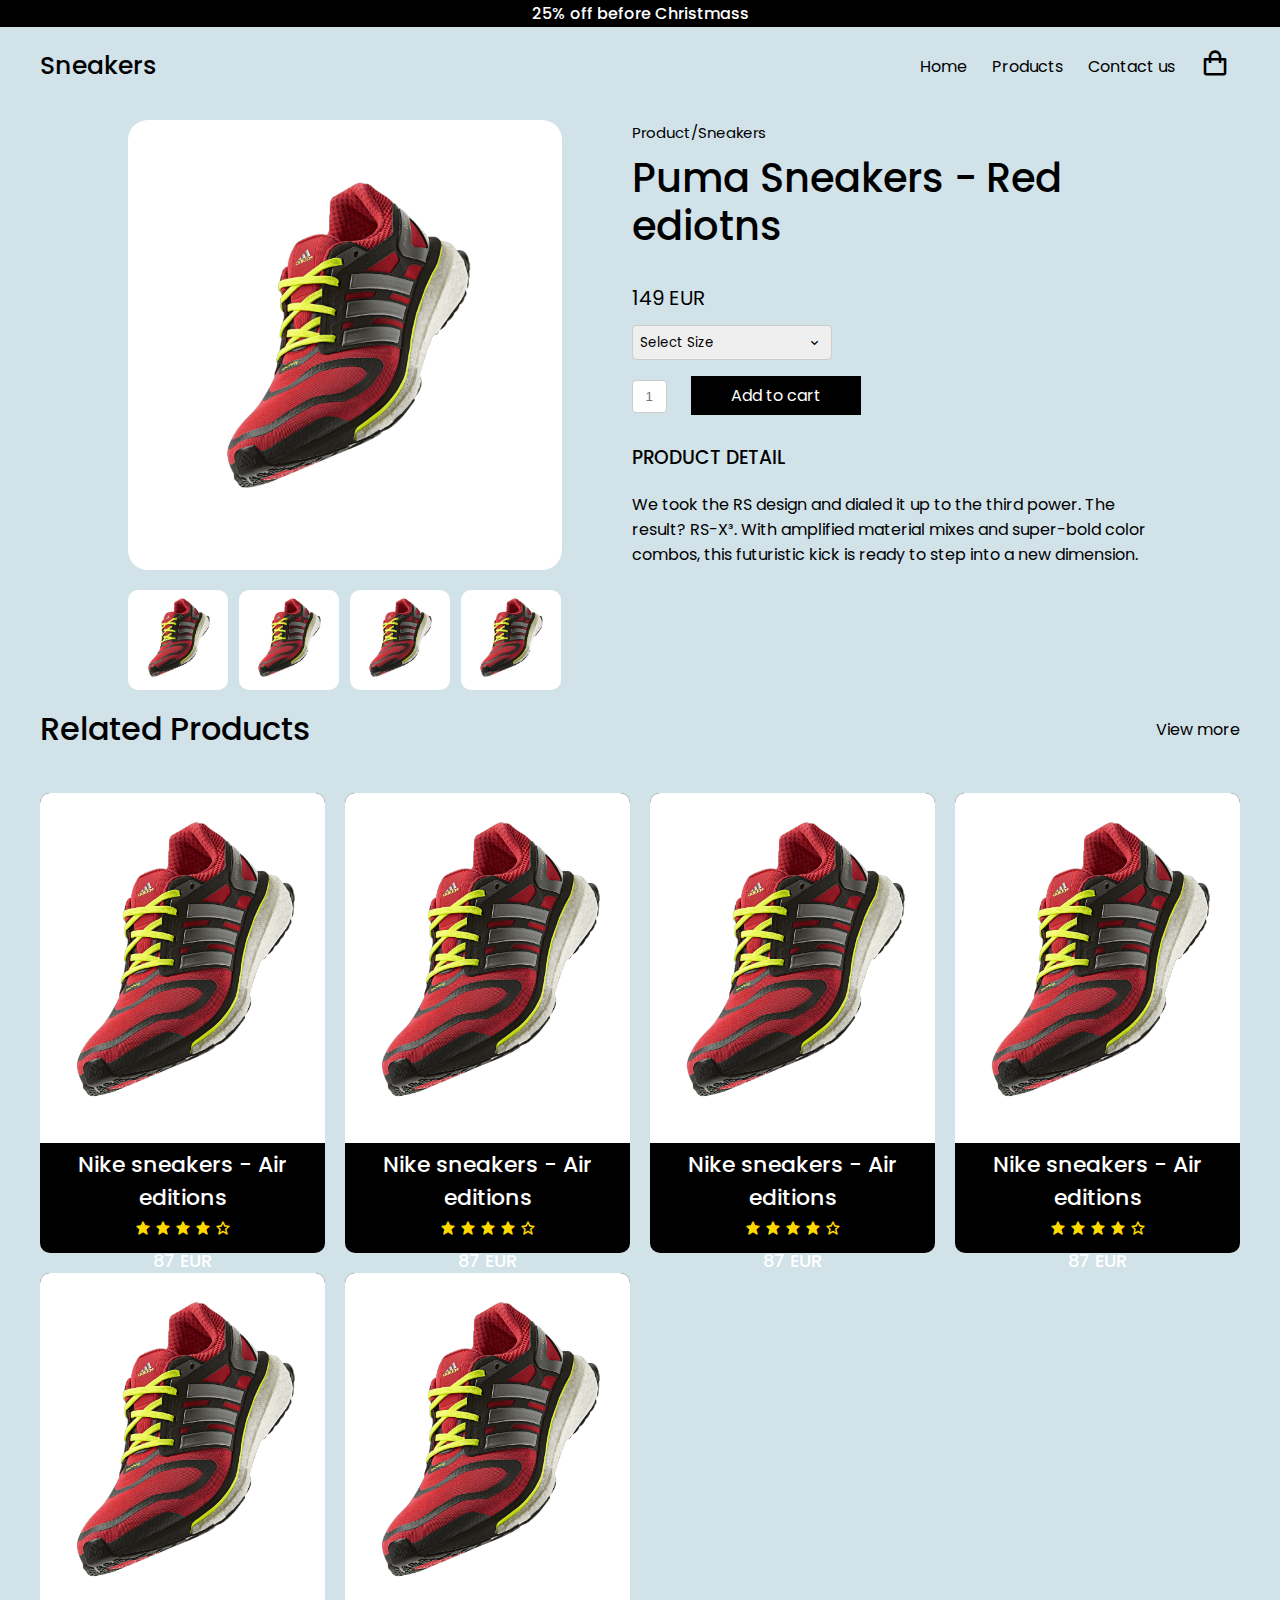
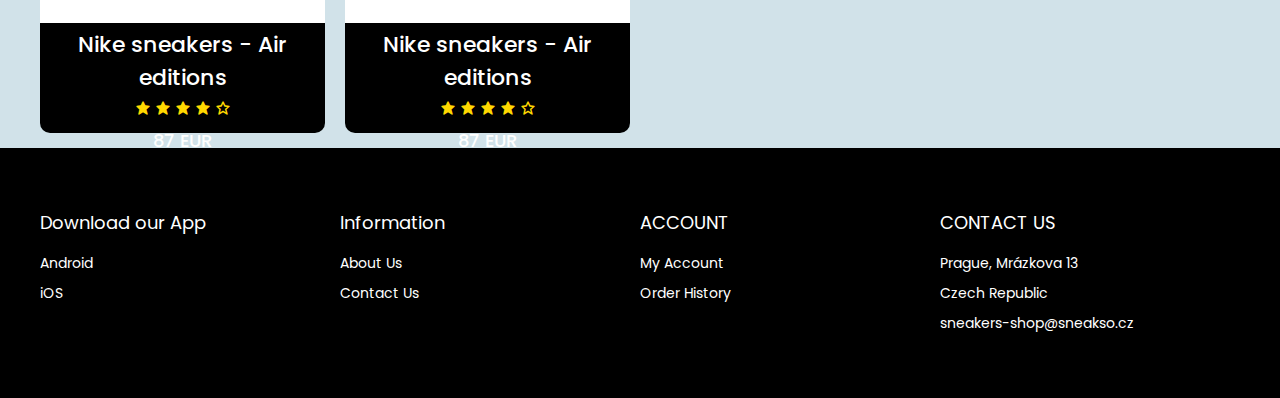
<file: product_details.html>
<!DOCTYPE html>
<html lang="en">

<head>
  <meta charset="UTF-8" />
  <meta name="viewport" content="width=device-width, initial-scale=1.0" />
  <!-- Icon site -->
  <link rel="shortcut icon" href="./images/icon.ico" type="image/x-icon">
  <!-- Box icons -->
  <link rel="stylesheet" href="https://cdn.jsdelivr.net/npm/boxicons@latest/css/boxicons.min.css" />
  <!-- Custom StyleSheet -->
  <link rel="stylesheet" href="css/styles.css" />
  <title>Sneakers</title>
</head>

<body>
    <div class="adverts-sales">
        <span>25% off before Christmass</span>
    </div>
  <!-- Navigation -->
  <nav class="nav">
    <div class="navigation container">
      <div class="logo">
        <h1>Sneakers</h1>
      </div>

      <div class="menu">
        <div class="top-nav">
          <div class="logo">
            <h1>Sneakers</h1>
          </div>
          <div class="close">
            <i class="bx bx-x"></i>
          </div>
        </div>

        <ul class="nav-list">
          <li class="nav-item">
            <a href="index.html" class="nav-link">Home</a>
          </li>
          <li class="nav-item">
            <a href="product.html" class="nav-link">Products</a>
          </li>            
          <li class="nav-item">
            <a href="#contact" class="nav-link">Contact us</a>
          </li>
          <li class="nav-item">
            <a href="cart.html" class="nav-link icon"><i class="bx bx-shopping-bag"></i></a>
          </li>
        </ul>
      </div>

      <a href="cart.html" class="cart-icon">
        <i class="bx bx-shopping-bag"></i>
      </a>

      <div class="hamburger">
        <i class="bx bx-menu"></i>
      </div>
    </div>
  </nav>

  <!-- Product Details -->
  <section class="section product-detail">
    <div class="details container-md">
      <div class="left">
        <div class="main">
          <img src="./images/pic1.png" alt="">
        </div>
        <div class="thumbnails">
          <div class="thumbnail">
            <img src="./images/pic1.png" alt="">
          </div>
          <div class="thumbnail">
            <img src="./images/pic1.png" alt="">
          </div>
          <div class="thumbnail">
            <img src="./images/pic1.png" alt="">
          </div>
          <div class="thumbnail">
            <img src="./images/pic1.png" alt="">
          </div>
        </div>
      </div>
      <div class="right">
        <span>Product/Sneakers</span>
        <h1>Puma Sneakers - Red ediotns</h1>
        <div class="price">149 EUR</div>
        <form>
          <div>
            <select>
              <option value="Select Size" selected disabled>Select Size</option>
              <option value="1">34</option>
              <option value="2">35</option>
              <option value="3">36</option>
              <option value="4">37</option>
              <option value="5">38</option>
              <option value="6">39</option>
              <option value="7">40</option>
              <option value="8">41</option>
              <option value="9">42</option>
              <option value="10">43</option>
              <option value="11">44</option>
              <option value="12">45</option>
              <option value="132">46</option>
              <option value="14">47</option>
              <option value="15">47.5</option>
              <option value="16">48</option>
              <option value="17">48.5</option>
            </select>
            <span><i class='bx bx-chevron-down'></i></span>
          </div>
        </form>

        <form class="form">
          <input type="text" placeholder="1">
          <a href="cart.html" class="addCart">Add to cart</a>
        </form>
        <h3>Product Detail</h3>
        <p>We took the RS design and dialed it up to the third power. The result? RS-X³. With amplified material mixes and super-bold color combos, this futuristic kick is ready to step into a new dimension.</p>
      </div>
    </div>
  </section>

  <!-- Related -->
  <section class="section featured">
    <div class="top container">
      <h1>Related Products</h1>
      <a href="product.html" class="view-more">View more</a>
    </div>

    <div class="product-center container">
      <div class="product">
        <div class="product-header">
          <img src="./images/pic1.png" alt="">
          <ul class="icons">
            <span><i class="bx bx-heart"></i></span>
            <span><i class="bx bx-shopping-bag"></i></span>
            <span><i class="bx bx-search"></i></span>
          </ul>
        </div>
        <div class="product-footer">
          <a href="#"><h3>Nike sneakers - Air editions</h3></a>
          <div class="rating">
            <i class="bx bxs-star"></i>
            <i class="bx bxs-star"></i>
            <i class="bx bxs-star"></i>
            <i class="bx bxs-star"></i>
            <i class="bx bx-star"></i>
          </div>
          <h4 class="price">87 EUR</h4>
        </div>
      </div>
      <div class="product">
        <div class="product-header">
          <img src="./images/pic1.png" alt="">
          <ul class="icons">
            <span><i class="bx bx-heart"></i></span>
            <span><i class="bx bx-shopping-bag"></i></span>
            <span><i class="bx bx-search"></i></span>
          </ul>
        </div>
        <div class="product-footer">
          <a href="#"><h3>Nike sneakers - Air editions</h3></a>
          <div class="rating">
            <i class="bx bxs-star"></i>
            <i class="bx bxs-star"></i>
            <i class="bx bxs-star"></i>
            <i class="bx bxs-star"></i>
            <i class="bx bx-star"></i>
          </div>
          <h4 class="price">87 EUR</h4>
        </div>
      </div><div class="product">
        <div class="product-header">
          <img src="./images/pic1.png" alt="">
          <ul class="icons">
            <span><i class="bx bx-heart"></i></span>
            <span><i class="bx bx-shopping-bag"></i></span>
            <span><i class="bx bx-search"></i></span>
          </ul>
        </div>
        <div class="product-footer">
          <a href="#"><h3>Nike sneakers - Air editions</h3></a>
          <div class="rating">
            <i class="bx bxs-star"></i>
            <i class="bx bxs-star"></i>
            <i class="bx bxs-star"></i>
            <i class="bx bxs-star"></i>
            <i class="bx bx-star"></i>
          </div>
          <h4 class="price">87 EUR</h4>
        </div>
      </div><div class="product">
        <div class="product-header">
          <img src="./images/pic1.png" alt="">
          <ul class="icons">
            <span><i class="bx bx-heart"></i></span>
            <span><i class="bx bx-shopping-bag"></i></span>
            <span><i class="bx bx-search"></i></span>
          </ul>
        </div>
        <div class="product-footer">
          <a href="#"><h3>Nike sneakers - Air editions</h3></a>
          <div class="rating">
            <i class="bx bxs-star"></i>
            <i class="bx bxs-star"></i>
            <i class="bx bxs-star"></i>
            <i class="bx bxs-star"></i>
            <i class="bx bx-star"></i>
          </div>
          <h4 class="price">87 EUR</h4>
        </div>
      </div><div class="product">
        <div class="product-header">
          <img src="./images/pic1.png" alt="">
          <ul class="icons">
            <span><i class="bx bx-heart"></i></span>
            <span><i class="bx bx-shopping-bag"></i></span>
            <span><i class="bx bx-search"></i></span>
          </ul>
        </div>
        <div class="product-footer">
          <a href="#"><h3>Nike sneakers - Air editions</h3></a>
          <div class="rating">
            <i class="bx bxs-star"></i>
            <i class="bx bxs-star"></i>
            <i class="bx bxs-star"></i>
            <i class="bx bxs-star"></i>
            <i class="bx bx-star"></i>
          </div>
          <h4 class="price">87 EUR</h4>
        </div>
      </div><div class="product">
        <div class="product-header">
          <img src="./images/pic1.png" alt="">
          <ul class="icons">
            <span><i class="bx bx-heart"></i></span>
            <span><i class="bx bx-shopping-bag"></i></span>
            <span><i class="bx bx-search"></i></span>
          </ul>
        </div>
        <div class="product-footer">
          <a href="#"><h3>Nike sneakers - Air editions</h3></a>
          <div class="rating">
            <i class="bx bxs-star"></i>
            <i class="bx bxs-star"></i>
            <i class="bx bxs-star"></i>
            <i class="bx bxs-star"></i>
            <i class="bx bx-star"></i>
          </div>
          <h4 class="price">87 EUR</h4>
        </div>
      </div>
      </div>
    </div>
  </section>
<!-- Footer -->
<footer id="footer" class="section footer">
    <div class="container">
      <div class="footer-container">
        <div class="footer-center">
          <h3>Download our App</h3>
          <a href="#">Android</a>
          <a href="#">iOS</a>
        </div>
        <div class="footer-center">
          <h3>Information</h3>
          <a href="#">About Us</a>
          <a href="#">Contact Us</a>
        </div>
        <div class="footer-center">
          <h3>ACCOUNT</h3>
          <a href="#">My Account</a>
          <a href="#">Order History</a>
        </div>        
        <div class="footer-center">
          <h3>CONTACT US</h3>
          <div>
            Prague, Mrázkova 13 <br>
            Czech Republic
            <br>
            sneakers-shop@sneakso.cz
          </div>            
        </div>
      </div>
    </div>
    </div>
  </footer>
  <!-- End Footer -->
  
  <!-- Script -->
  <script src="js/main.js"></script>
  </body>
  
  </html>
</file>
<file: css/styles.css>
/* Google fonts */
@import url("https://fonts.googleapis.com/css2?family=Poppins:wght@400;500;600;700&display=swap");
/* Variables */
:root {
  --white: #fff;
  --black: #000000;
  --red: #b40303;
  --grey: #444;
  --grey2: #0f0f0f;
  --grey-alt: #d1e2e9;
  --yellow: #ffd800;
}
/* Base */
*,
*::before,
*::after {
  margin: 0;
  padding: 0;
  box-sizing: inherit;
}

html {
  scroll-behavior: smooth;
  box-sizing: border-box;
  font-size: 62.5%;
  font-family: "Poppins", sans-serif;
}

body {
  font-size: 1.6rem;
  font-weight: 400;
  background-color: var(--grey-alt);
  color: var(--black);
  position: relative;
  z-index: 1;
}

h1,
h2,
h3,
h4 {
  font-weight: 500;
}

a {
  color: inherit;
  text-decoration: none;
}

img {
  max-width: 100%;
}

li {
  list-style: none;
}

.container {
  max-width: 120rem;
  margin: 0 auto;
}

.container-md {
  max-width: 1024px;
  margin: 0 auto;
  display: grid;
  width: calc(100% - 3rem);
  grid-column-end: 2rem;
  grid-template-columns: 100%;
  overflow: hidden;
}

@media only screen and (max-width: 1200px) {
  .container {
    padding: 0 3rem;
    display: grid;
  }

  .container-md {
    padding: 0 3rem;
  }
}

/* Header, menu and advert */
.adverts-sales {
  line-height: 3vh;
  height: 3vh;
  background-color: var(--black);
  text-align: center;
  color: var(--white);
  font-weight: 500;
}

.header {
  position: relative;
  width: 100%;
  min-height: 5vh;
  background-color: var(--grey-alt);
  overflow: hidden;
}

.nav {
  padding: 1.6rem 0;
}

.nav.fix-nav {
  position: fixed;
  top: 0;
  left: 0;
  width: 100%;
  background-color: var(--black);
  box-shadow: 0 5px 15px rgba(0, 0, 0, 0.3);
  z-index: 999;
}

.nav.fix-nav .nav-link,
.nav.fix-nav .logo,
.nav.fix-nav .cart-icon,
.nav.fix-nav .hamburger {
  color: var(--white);
}

.navigation {
  display: flex;
  align-items: center;
  justify-content: space-between;
}

.logo h1 {
  font-size: 2.5rem;
}

.nav-list {
  display: flex;
  align-items: center;
}

.nav-item:not(:last-child) {
  margin-right: 0.5rem;
}

.nav-link:link,
.nav-link:visited {
  padding: 0.8rem 1rem;
  transition: all 300ms ease-in-out;
}
.nav-link:hover {
  color: var(--red);
  font-weight: bold;
}

.nav-link.icon {
  font-size: 3rem;
}

.top-nav {
  display: none;
}

.hamburger {
  display: none;
}

.cart-icon {
  display: none;
}

@media only screen and (max-width: 768px) {
  .menu {
    position: fixed;
    top: 0;
    left: -100%;
    width: 80%;
    max-width: 40rem;
    height: 100%;
    background-color: var(--grey-alt);
    transition: all 500ms ease-in-out;
    z-index: 100;
  }

  .menu.show {
    left: 0;
    background-color: var(--grey2);
  }

  .top-nav {
    display: flex;
    align-items: center;
    justify-content: space-between;
    background-color: var(--black);
    padding: 2rem 1.6rem;
  }

  .top-nav .logo {
    color: var(--white);
  }

  .top-nav .close {
    color: var(--white);
    font-size: 3rem;
    padding: 1rem;
    cursor: pointer;
  }

  .cart-icon {
    display: block;
    font-size: 3rem;
  }

  .hamburger {
    display: block;
    font-size: 3rem;
    padding: 0.5rem;
    cursor: pointer;
  }

  .nav-link:link,
  .nav-link:visited {
    display: block;
    font-size: 1.7rem;
    padding: 1rem 0;
  }

  .nav.fix-nav .nav-link {
    color: var(--white);
  }

  .nav-list {
    flex-direction: column;
    align-items: center;
    padding: 1rem 1.6rem;
    color: var(--white);
  }

  body.show::before {
    content: "";
    position: absolute;
    top: 0;
    left: 0;
    width: 100%;
    height: 100%;
    background-color: rgba(0, 0, 0, 0.8);
    z-index: 4;
  }

  .nav.show {
    background-color: rgba(0, 0, 0, 0.8);
  }

  .nav-link.icon {
    display: none;
  }
}

/* Button */
.btn-cart {
  background-color: var(--black);
  color: var(--white);
  text-align: center;
  padding: .5rem 1rem;
  font-weight: 400;
  text-transform: uppercase;
  float: right;
  position: relative;
}
.btn-cart:hover{
  color: var(--red);
}

.banner-btn{
  width:170px;
    height: 40px;
    display: flex;
    justify-content: center;
    align-items: center;
    color:var(--white);
    background-color: var(--black);
    text-transform: uppercase;
    letter-spacing: 2px;
    margin-top: 14px;
}
.banner-btn:hover{
  color: var(--red);
}

/* Hero banner */
.banner-box{
  width:100%;
  height: 65vh;
  margin: 10px 0px;
  display: flex;
  justify-content: center;
  align-items: center;
  background-image: url('../images/banner_bck_fr.jpg');
  background-size: cover;
  background-repeat: no-repeat;
  background-position: center;
}

.banner-text-container{
  width:90%;
  height: 90%;
  display: flex;
  align-items: center;
}

.banner-text{
  display: flex;
  flex-direction: column;
  margin-right: auto;
}

.banner-text strong{
  color: #1f1f1f;
  font-size: 6rem;
  line-height: 65px;
  margin-top: 10px;
  letter-spacing: 1px;
}

.banner-text span{
  text-transform: uppercase;
  letter-spacing: .5rem;
  font-weight: 500;
  color: #271414;
  font-size: 1.2rem;
}

@media only screen and (max-width: 996px) {
  .header {
    min-height: 5vh;
  } 
  .banner-text strong{
    font-size: 2rem;
    line-height: 40px;
  }
  .banner-text span{
    font-size: 0.9rem;
  }
  .banner-box{
    height: 45vh;
  }
}

@media only screen and (max-width: 768px) {
  .header {
    min-height: 5vh;
  }
  .banner-text span{
    font-size: 0.8rem;
  }
  .banner-box{
    height: 30vh;
  }
  .banner-text strong{
    font-size: 1.2rem;
    line-height: 25px;
  }
}

/* Section */
.section {
  padding: 1.5rem .5rem 0;
}

/* Adverts */
.advert-center {
  display: grid;
  grid-template-columns: repeat(auto-fit, minmax(30rem, 1fr));
  gap: 3rem;
}

.advert-box {
  position: relative;
  background-color: var(--white);
  color: var(--black);
  height: 27rem;
  border-radius: 1rem;
  padding: 1.6rem;
  overflow: hidden;
  z-index: 1;
}

.advert-box img {
  bottom: 0%;
  left: -20%;
  height: 100%;
  max-width: 40%;
  z-index: -1;
}

.advert-box .dotted {
  position: relative;
  height: 100%;
  border: 2px dashed #f1f1f1;
  border-radius: 1rem;
}

.advert-box .content {
  position: absolute;
  top: 50%;
  right: 5%;
  transform: translate(0, -50%);
}

.advert-box .content h2 {
  line-height: 1.2;
  font-size: 3rem;
  font-weight: 700;
  margin-bottom: 1rem;
}

.advert-box .content h4 {
  font-size: 1.5rem;
  text-transform: capitalize;
  color: var(--red);
  font-weight: bolder;
  
}

/* Featured Products */
.title {
  margin: 2rem 0 4rem 0;
  text-align: center;
}

.title h1 {
  font-size: 3rem;
  display: inline-block;
  position: relative;
  z-index: 0;
}

.title h1::after {
  content: "";
  position: absolute;
  left: 50%;
  bottom: -30%;
  transform: translate(-50%, -50%);
  background-color: var(--black);
  width: 120%;
  height: 0.4rem;
  z-index: 1;
}

/* Product */
.product-center {
  display: grid;
  grid-template-columns: repeat(auto-fit, minmax(25rem, 1fr));
  gap: 2rem 2rem;
  padding-bottom: 1.5rem;
}

.product {
  height: 46rem;
  background-color: var(--black);
  border-radius: 1rem 1rem 1rem 1rem;
  text-align: center;
  transition: all 300ms ease-in-out;
}

.product:hover {
  box-shadow: 0 0.5rem 1.5rem rgba(0, 0, 0, 0.25);
}

.product-header {
  border-radius: 1rem 1rem 0 0;
  position: relative;
  height: 35rem;
  background-color: var(--white);
  transition: all 300ms ease-in-out;
  z-index: 0;
}

.product-header img {
  height: 100%;
}

.product-footer {
  padding: 0.5rem;
}

.product-footer h3 {
  font-size: 2.2rem;
  color: var(--white);
}

.rating {
  padding: 0.3rem;
  color: var(--yellow);
}

.product-footer .price {
  color: var(--white);
  font-size: 1.8rem;
  padding: 0.2rem;
}

.product:hover .product-header::after {
  content: "";
  position: absolute;
  width: 100%;
  height: 100%;
  left: 0;
  top: 0;
  border-radius: 1rem 1rem 0 0;
  background-color: rgba(0, 0, 0, 0.5);
  transition: all 500ms ease-in-out;
  z-index: 1;
}

.product-header .icons {
  position: absolute;
  right: 5%;
  top: 30%;
  z-index: 2;
  opacity: 0;
  transition: all 250ms ease-in-out;
}

.product-header .icons span {
  background-color: var(--white);
  font-size: 2.5rem;
  display: block;
  border-radius: 1rem;
  padding: 1.5rem 1.6rem;
  line-height: 2rem;
  cursor: pointer;
  transition: all 300ms;
}

.product-header .icons span i {
  transition: all 600ms ease-in-out;
}

.product-header .icons span:not(:last-child) {
  margin-bottom: 1rem;
}

.product-header .icons span:hover {
  background-color: var(--grey2);
  color: var(--white);
}

.product:hover .icons {
  opacity: 1;
  transform: translate(0, -50%) scale(1);
}

.product-header .icons a {
  display: block;
  margin-bottom: 1rem;
}

.product-banner .left img {
  object-fit: cover;
  height: 100%;
}

.product-banner .right {
  align-self: center;
  text-align: center;
  padding: 1.6rem;
}

.product-banner .content h2 {
  color: var(--yellow);
  font-size: 3rem;
  font-weight: 700;
  margin-bottom: 1rem;
}

.product-banner .content h1 span {
  color: var(--white);
  font-size: 6rem;
  font-weight: 700;
  display: block;
  line-height: 1;
}

@media only screen and (max-width: 996px) {
  .product-banner .content h1 span {
    font-size: 5rem;
  }
}

@media only screen and (max-width: 768px) {
  .product-banner {
    grid-template-columns: 1fr;
  }

  .product-banner .left {
    display: none;
  }

  .product-banner .content h1 span {
    font-size: 4rem;
  }

  .product-banner .content h2 {
    font-size: 2rem;
  }

  .product-banner .content a {
    padding: 1rem 3rem;
  }
}
/* Detail */
.product-detail .details {
  display: grid;
  grid-template-columns: 1fr 1.2fr;
  gap: 7rem;
}

.product-detail .left {
  display: flex;
  flex-direction: column;
}

.product-detail .left .main {
  text-align: center;
  background-color: var(--white);
  border-radius: 2rem;
  margin-bottom: 2rem;
  height: 45rem;
  padding: 3rem;
}

.product-detail .left .main img {
  object-fit: contain;
  height: 100%;
}

.product-detail .thumbnails {
  display: grid;
  grid-template-columns: repeat(4, 1fr);
  gap: 1rem;
}

.product-detail .thumbnail {
  width: 10rem;
  height: 10rem;
  background-color: var(--white);
  border-radius: 1rem;
  text-align: center;
}

.product-detail .thumbnail img {
  height: 100%;
  object-fit: contain;
}

.product-detail .right span {
  display: inline-block;
  font-size: 1.5rem;
  margin-bottom: 1rem;
}

.product-detail .right h1 {
  font-size: 4rem;
  line-height: 1.2;
  margin-bottom: 2rem;
}

.product-detail .right .price {
  font-size: 600;
  font-size: 2rem;
  color: var(--black);
  margin: 1.25rem 0 1.25rem 0;
}

.product-detail .right div {
  display: inline-block;
  position: relative;
  z-index: 1;
}

.product-detail .right select {
  font-family: "Poppins", sans-serif;
  width: 20rem;
  padding: 0.7rem;
  border: 1px solid #ccc;
  appearance: none;
  outline: none;
}

.product-detail form {
  margin-bottom: 2rem;
}

.product-detail form span {
  position: absolute;
  top: 50%;
  right: 1rem;
  transform: translateY(-50%);
  font-size: 2rem;
  z-index: 0;
}

.product-detail .form {
  margin-bottom: 3rem;
}

.product-detail .form input {
  padding: 0.8rem;
  text-align: center;
  width: 3.5rem;
  margin-right: 2rem;
}

.product-detail .form .addCart {
  background: var(--black);
  padding: 0.8rem 4rem;
  color: var(--white);
}

.product-detail h3 {
  text-transform: uppercase;
  margin-bottom: 2rem;
}

@media only screen and (max-width: 996px) {
  .product-detail .left {
    width: 30rem;
    height: 45rem;
  }

  .product-detail .details {
    gap: 3rem;
  }

  .product-detail .thumbnails {
    width: 30rem;
    gap: 0.5rem;
  }

  .product-detail .thumbnail {
    width: auto;
    height: 10rem;
    background-color: var(--white);
    text-align: center;
    padding: 0.5rem;
  }
}

@media only screen and (max-width: 650px) {
  .product-detail .details {
    grid-template-columns: 1fr;
  }

  .product-detail .right {
    margin-top: 10rem;
  }

  .product-detail .left {
    width: 100%;
    height: 45rem;
  }

  .product-detail .details {
    gap: 3rem;
  }

  .product-detail .thumbnails {
    width: 100%;
    gap: 0.5rem;
  }
}

/* Brands */
.brands-center {
  display: grid;
  grid-template-columns: repeat(6, 1fr);
  gap: 3rem;
}

.brand {
  height: 8rem;
  width: 8rem;
  margin: 0 auto;
}

.brand img {
  object-fit: contain;
  filter: opacity(60%);
  -webkit-filter: opacity(60%);
}
.brand img:hover{
  filter: opacity(100%);
  -webkit-filter: opacity(100%);
}

@media only screen and (max-width: 768px) {
  .brands-center {
    grid-template-columns: repeat(3, 1fr);
  }
}

/* Footer */
.footer {
  background-color: var(--black);
  padding: 6rem 1rem;
  line-height: 3rem;
}

.footer-center span {
  margin-right: 1rem;
}

.footer-container {
  display: grid;
  grid-template-columns: repeat(4, 1fr);
  color: var(--white);
}

.footer-center a:link,
.footer-center a:visited {
  display: block;
  color: var(--white);
  font-size: 1.4rem;
  transition: 0.6s;
}

.footer-center a:hover {
  color: var(--red);
}

.footer-center div {
  color: var(--white);
  font-size: 1.4rem;
}

.footer-center h3 {
  font-size: 1.8rem;
  font-weight: 400;
  margin-bottom: 1rem;
}

@media only screen and (max-width: 998px) {
  .footer-container {
    grid-template-columns: repeat(2, 1fr);
    row-gap: 2rem;
  }
}

@media only screen and (max-width: 768px) {
  .footer-container {
    grid-template-columns: 1fr;
    row-gap: 2rem;
  }
}

/* All Products page */
.section .top {
  display: flex;
  align-items: center;
  justify-content: space-between;
  margin-bottom: 4rem;
}

.all-products .top select {
  font-family: "Poppins", sans-serif;
  width: 20rem;
  padding: 1rem;
  border: 1px solid #ccc;
  appearance: none;
  outline: none;
}

form {
  position: relative;
  z-index: 1;
}

form span {
  position: absolute;
  top: 50%;
  right: 1rem;
  transform: translateY(-50%);
  font-size: 2rem;
  z-index: 0;
}

@media only screen and (max-width: 768px) {
  .all-products .top select {
    width: 15rem;
  }
}
/* Paginations */
.pagination {
  padding: 2rem 0 2rem 0;
}
.pagination-container{
  padding: 0 3.5rem;
}
.pagination span {
  display: inline-block;
  padding: 1rem 1.5rem;
  border: 1px solid var(--black);
  border-radius: 1rem;
  font-size: 2rem;
  font-weight: bold;
  margin-bottom: 1rem;
  cursor: pointer;
}

.pagination span:hover {
  border: 1px solid var(--black);
  background-color: var(--white);
  color: var(--black);
}

/* Cart Items and table */
.cart {
  margin: 10rem auto;
  overflow: hidden;
}

table {
  width: 100%;
  border-collapse: collapse;
}

.cart-info {
  display: flex;
  flex-wrap: wrap;
}

th {
  text-align: left;
  padding: 1.5rem;
  color: var(--white);
  background-color: black;
  font-weight: normal;
}

td {
  padding: 1rem 0.5rem;
}

td input {
  width: 5rem;
  height: 3rem;
  padding: 0.5rem;
}

td a {
  color: var(--red);
  font-size: 1.4rem;
  font-weight: bold;
}

td img {
  width: 10rem;
  height: 10rem;
  margin-right: 1rem;
}

.total-price {
  display: flex;
  justify-content: flex-end;
  align-items: end;
  flex-direction: column;
  margin-top: 2rem;
}

.total-price table {
  border-top: 3px solid var(--black);
  width: 100%;
  max-width: auto;
}

td{
  text-align: right;
}

th {
  text-align: right;
}
@media only screen and (max-width: 768px) {
  .cart-info p {
    display: none;
  }
}
/* form -cart */
input[type=text], select, textarea {
  width: 100%;
  padding: 12px;
  border: 1px solid #ccc;
  border-radius: 4px;
  resize: vertical;
}

label {
  padding: 12px 12px 12px 0;
  display: inline-block;
}

input[type=submit] {
  background-color: #4CAF50;
  color: white;
  padding: 12px 20px;
  border: none;
  border-radius: 4px;
  cursor: pointer;
  float: right;
}

input[type=submit]:hover {
  background-color: #45a049;
}

.col-25 {
  float: left;
  width: 25%;
  margin-top: 6px;
}

.col-75 {
  float: left;
  width: 75%;
  margin-top: 6px;
}

/* Clear floats after the columns */
.row:after {
  content: "";
  display: table;
  clear: both;
}

/* Responsive layout - when the screen is less than 600px wide, make the two columns stack on top of each other instead of next to each other */
@media screen and (max-width: 768px) {
  .col-25, .col-75, input[type=submit] {
    width: 100%;
    margin-top: 0;
  }
}
</file>
